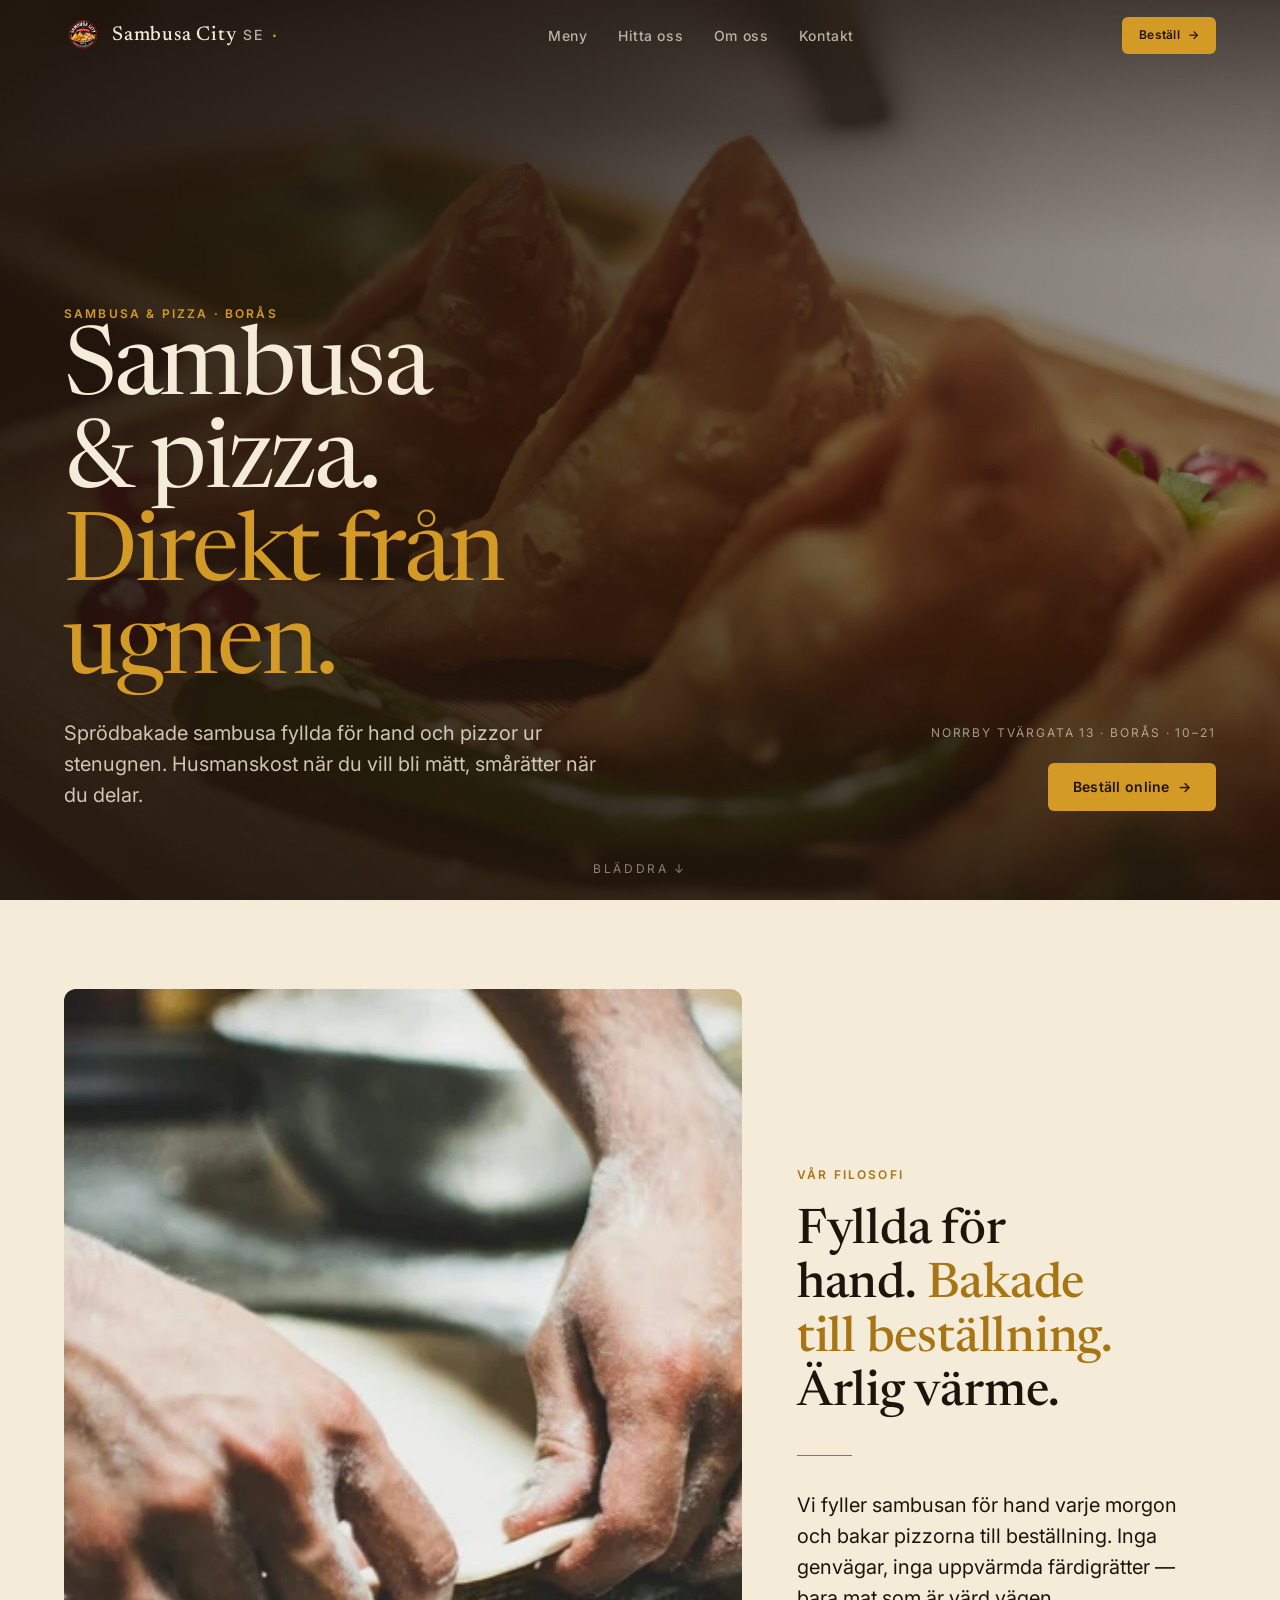
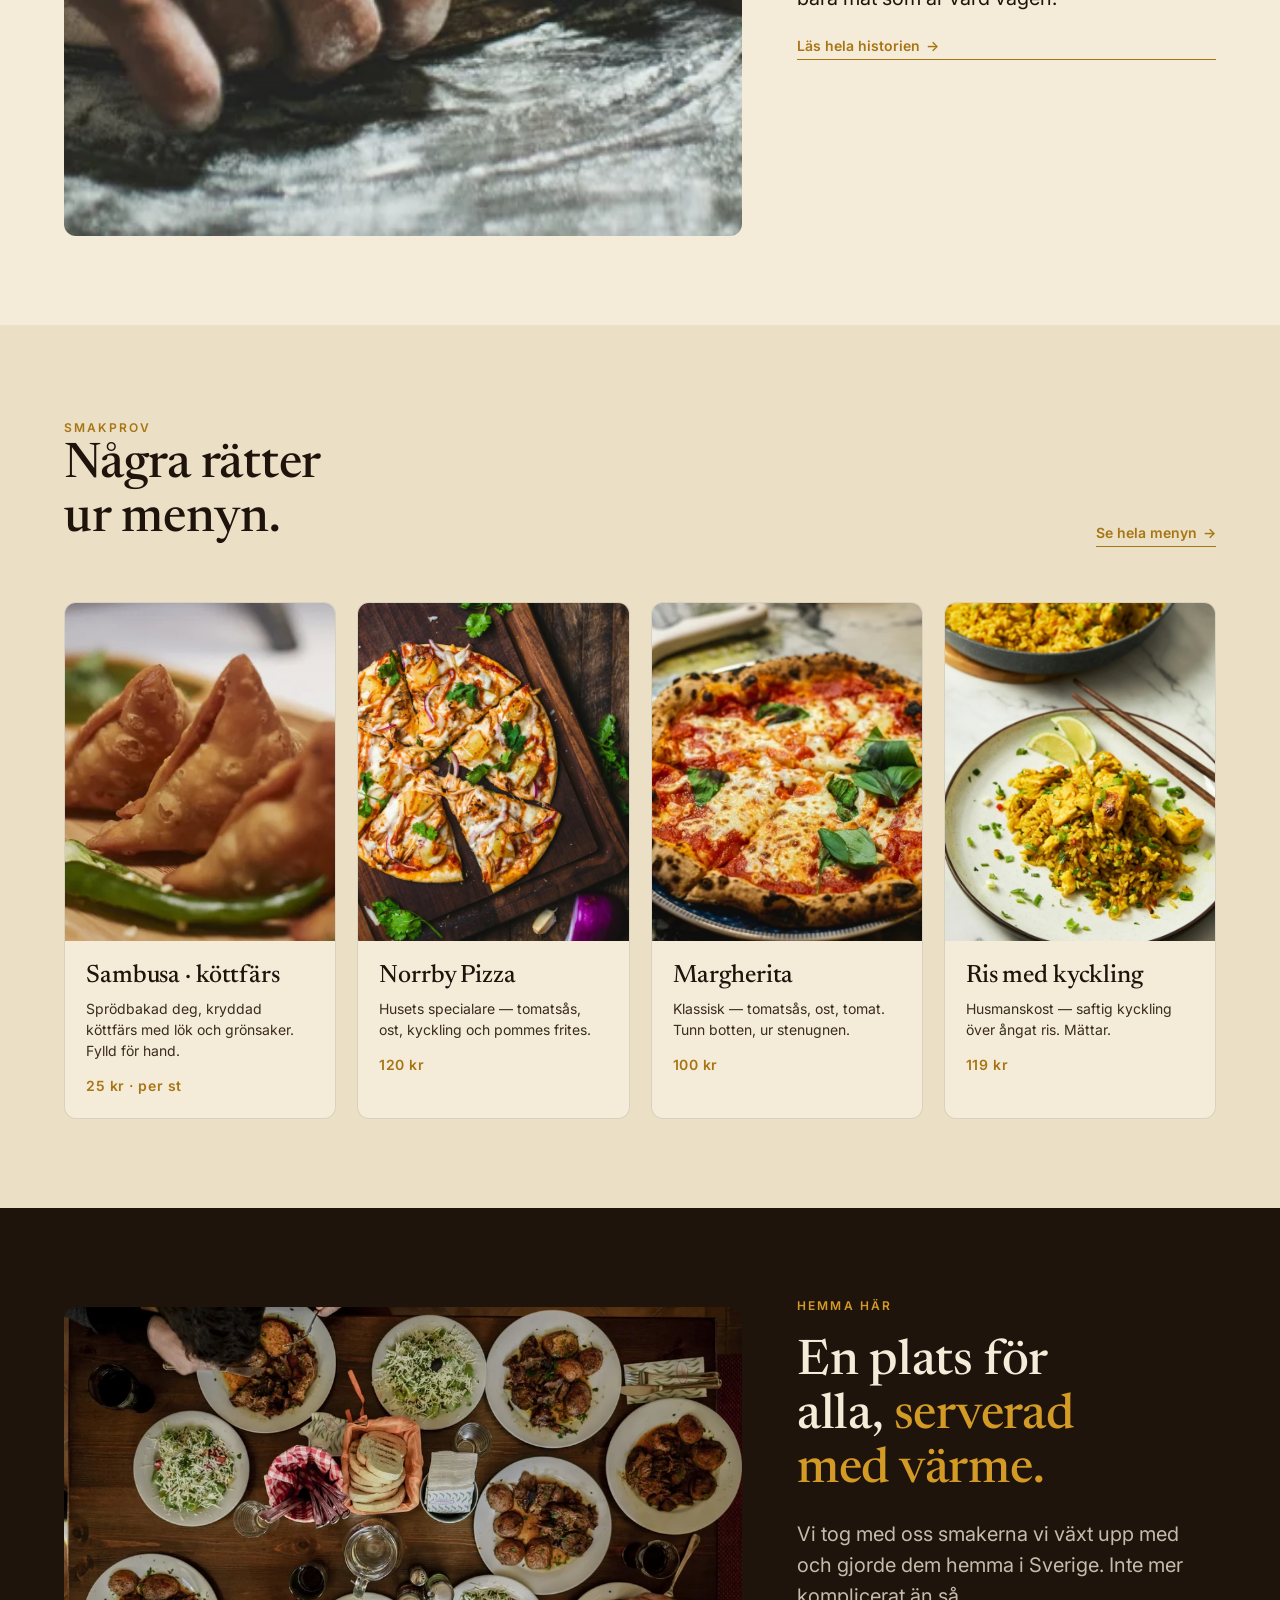
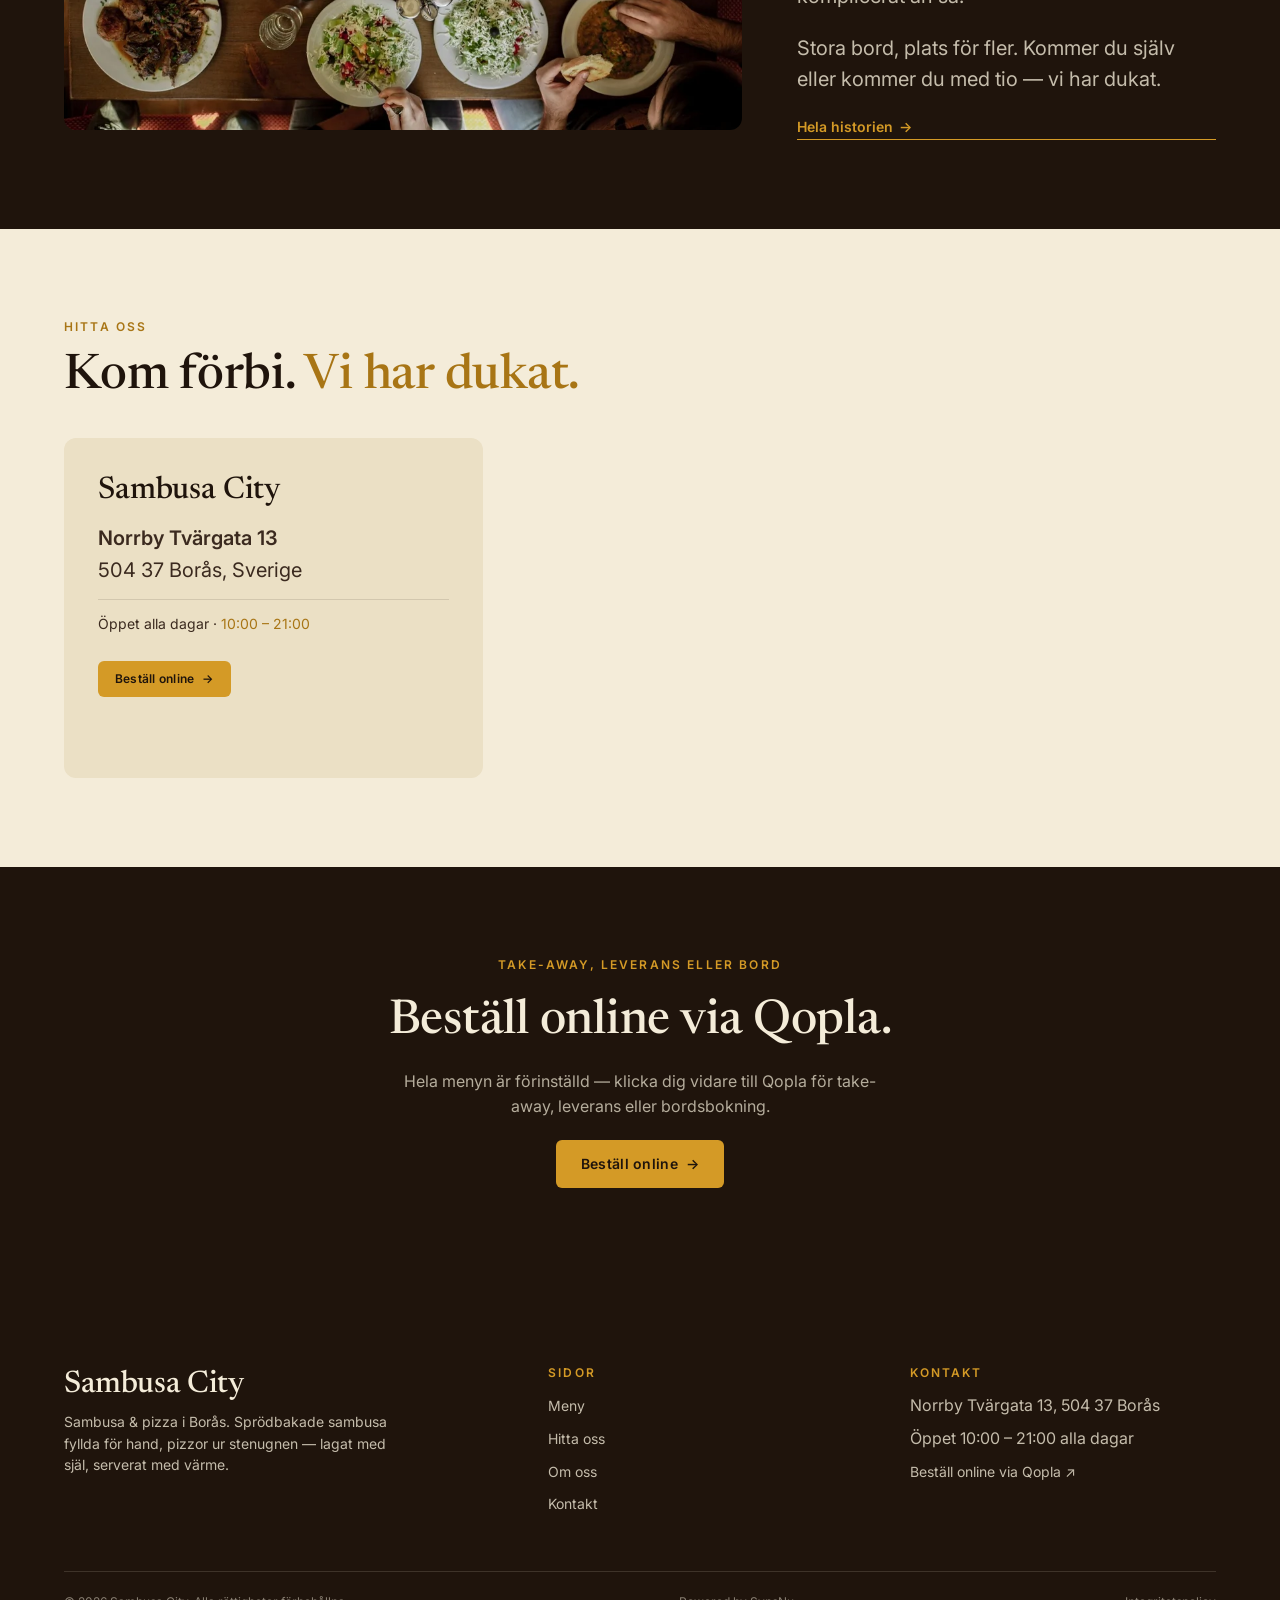
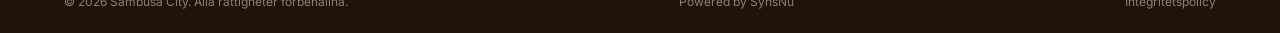
<file: index.html>
<!DOCTYPE html>
<html lang="sv">
<head>
<meta charset="UTF-8">
<meta name="viewport" content="width=device-width, initial-scale=1">

<title>Sambusa City — Sambusa &amp; Pizza i Borås</title>
<meta name="description" content="Sambusa fyllda för hand, pizza ur ugnen, ris med kyckling. Sambusa City på Norrby Tvärgata 13, Borås. Beställ online via Qopla eller kom förbi.">

<link rel="canonical" href="https://sambusacity.se/">
<meta name="theme-color" content="#1F140C">

<!-- Open Graph -->
<meta property="og:title" content="Sambusa City — Sambusa &amp; Pizza i Borås">
<meta property="og:description" content="Sambusa, pizza och husets klassiker — Norrby Tvärgata 13, Borås.">
<meta property="og:type" content="restaurant.restaurant">
<meta property="og:url" content="https://sambusacity.se/">
<meta property="og:image" content="https://sambusacity.se/assets/og-image.jpg">
<meta property="og:image:width" content="1200">
<meta property="og:image:height" content="630">
<meta property="og:locale" content="sv_SE">
<meta property="og:site_name" content="Sambusa City">

<meta name="twitter:card" content="summary_large_image">
<meta name="twitter:title" content="Sambusa City — Sambusa &amp; Pizza i Borås">
<meta name="twitter:description" content="Sambusa, pizza och husets klassiker — Norrby Tvärgata 13, Borås.">
<meta name="twitter:image" content="https://sambusacity.se/assets/og-image.jpg">

<link rel="icon" type="image/svg+xml" href="assets/icons/favicon.svg">

<!-- Fonts -->
<link rel="preconnect" href="https://fonts.googleapis.com">
<link rel="preconnect" href="https://fonts.gstatic.com" crossorigin>
<link rel="stylesheet" href="https://fonts.googleapis.com/css2?family=Newsreader:opsz,wght@6..72,400;6..72,500;6..72,600&family=Inter:wght@400;500;600;700&display=swap">

<!-- Stylesheets -->
<link rel="stylesheet" href="styles/tokens.css?v=1779792948">
<link rel="stylesheet" href="styles/base.css?v=1779792948">
<link rel="stylesheet" href="styles/components.css?v=1779792948">
<link rel="stylesheet" href="styles/pages.css?v=1779792948">

<script type="application/ld+json">
{
  "@context": "https://schema.org",
  "@type": "Restaurant",
  "name": "Sambusa City",
  "alternateName": "Sambusa & Pizza",
  "image": "https://sambusacity.se/assets/og-image.jpg",
  "url": "https://sambusacity.se/",
  "priceRange": "$",
  "servesCuisine": ["Pizza", "Sambusa", "Husmanskost"],
  "address": {
    "@type": "PostalAddress",
    "streetAddress": "Norrby Tvärgata 13",
    "addressLocality": "Borås",
    "postalCode": "50437",
    "addressCountry": "SE"
  },
  "openingHoursSpecification": [
    { "@type": "OpeningHoursSpecification", "dayOfWeek": ["Monday","Tuesday","Wednesday","Thursday","Friday","Saturday","Sunday"], "opens": "10:00", "closes": "21:00" }
  ],
  "potentialAction": {
    "@type": "OrderAction",
    "target": "https://qopla.com/restaurant/sambusa-city/qk0JBJxr9X/order"
  }
}
</script>
</head>

<body class="has-dark-hero">

<a class="skip-link" href="#main">Hoppa till innehåll</a>

<!-- ═════════════════════════════════════════════════════════
     NAV  (shared across pages — see nav fragment in DESIGN.md)
     ═════════════════════════════════════════════════════════ -->
<nav class="nav" id="nav" aria-label="Huvudnavigation">
  <div class="nav__inner">
    <a class="nav__wordmark" href="index.html" aria-label="Sambusa City — startsida">
      <img src="assets/sambusa-mark.webp" alt="" class="nav__logo" width="40" height="40">
      <span class="nav__wordmark-text">Sambusa City <span>SE</span></span>
    </a>
    <ul class="nav__links">
      <li><a href="meny.html">Meny</a></li>
      <li><a href="index.html#hitta-oss">Hitta oss</a></li>
      <li><a href="om-oss.html">Om oss</a></li>
      <li><a href="kontakta-oss.html">Kontakt</a></li>
    </ul>
    <a class="btn btn--primary btn--sm nav__cta" href="https://qopla.com/restaurant/sambusa-city/qk0JBJxr9X/order" target="_blank" rel="noopener">
      Beställ
      <span class="arrow" aria-hidden="true">→</span>
    </a>
    <button class="nav__burger" id="navBurger" aria-label="Öppna meny" aria-expanded="false" aria-controls="mobMenu">
      <span></span><span></span><span></span>
    </button>
  </div>
</nav>

<aside class="mob-menu" id="mobMenu" aria-label="Mobilmeny">
  <div class="mob-menu__top">
    <a class="nav__wordmark" href="index.html" style="color:var(--cream)" aria-label="Sambusa City — startsida"><img src="assets/sambusa-mark.webp" alt="" class="nav__logo" width="40" height="40"><span class="nav__wordmark-text">Sambusa City <span>SE</span></span></a>
    <button class="mob-menu__close" data-mob-close aria-label="Stäng meny">×</button>
  </div>
  <nav class="mob-menu__nav">
    <a href="meny.html">Meny</a>
    <a href="index.html#hitta-oss">Hitta oss</a>
    <a href="om-oss.html">Om oss</a>
    <a href="kontakta-oss.html">Kontakt</a>
  </nav>
  <a class="btn btn--primary mob-menu__cta" href="https://qopla.com/restaurant/sambusa-city/qk0JBJxr9X/order" target="_blank" rel="noopener">
    Beställ online
    <span class="arrow" aria-hidden="true">→</span>
  </a>
</aside>

<main id="main">

  <!-- ═════════════════════════════════════════════════════════
       1 · HERO — dark · single focal point · sambusa close-up
       Rule of thirds: hero photo carries the right two-thirds;
       headline + CTA occupy the left-third on desktop.
       ═════════════════════════════════════════════════════════ -->
  <section class="hero">
    <div class="hero__media">
      <picture>
        <source type="image/webp" srcset="
          assets/photos/hero-sambusa-dark-sm.webp  640w,
          assets/photos/hero-sambusa-dark-md.webp 1024w,
          assets/photos/hero-sambusa-dark-lg.webp 1600w" sizes="100vw">
        <img src="assets/photos/hero-sambusa-dark.jpg"
             alt="Sambusa på fat med grön chili och granatäpple (bildplatshållare)"
             loading="eager" fetchpriority="high">
      </picture>
    </div>

    <div class="hero__inner">
      <div class="reveal">
        <span class="eyebrow">Sambusa &amp; Pizza · Borås</span>
        <h1 class="hero__title">
          Sambusa &amp; pizza.
          <em>Direkt från ugnen.</em>
        </h1>
        <p class="hero__sub">Sprödbakade sambusa fyllda för hand och pizzor ur stenugnen. Husmanskost när du vill bli mätt, smårätter när du delar.</p>
      </div>
      <div class="hero__right reveal reveal--delay-2">
        <span class="hero__meta">Norrby Tvärgata 13 · Borås · 10–21</span>
        <div class="cta-group">
          <a class="btn btn--primary" href="https://qopla.com/restaurant/sambusa-city/qk0JBJxr9X/order" target="_blank" rel="noopener">
            Beställ online
            <span class="arrow" aria-hidden="true">→</span>
          </a>
        </div>
      </div>
    </div>

    <span class="hero__scroll">Bläddra ↓</span>
  </section>


  <!-- ═════════════════════════════════════════════════════════
       2 · BRAND INTRO — cream · split (1 image : 1.618 copy)
       Single focal point: the value-line.  Photo supports.
       ═════════════════════════════════════════════════════════ -->
  <section class="section surface--cream">
    <div class="wrap">
      <div class="intro__grid">
        <div class="intro__photo reveal">
          <picture>
            <source type="image/webp" srcset="
              assets/photos/dough-hands-sm.webp  640w,
              assets/photos/dough-hands-md.webp 1024w,
              assets/photos/dough-hands-lg.webp 1600w" sizes="(min-width: 768px) 38vw, 90vw">
            <img src="assets/photos/dough-hands.jpg"
                 alt="Händer kavlar deg på mjölbeströdd bänk"
                 loading="lazy" width="1600" height="1067">
          </picture>
        </div>
        <div class="intro__copy reveal reveal--delay-1">
          <span class="eyebrow">Vår filosofi</span>
          <h2>Fyllda för hand.<em> Bakade till beställning. </em>Ärlig värme.</h2>
          <div class="intro__rule" aria-hidden="true"></div>
          <p>Vi fyller sambusan för hand varje morgon och bakar pizzorna till beställning. Inga genvägar, inga uppvärmda färdigrätter — bara mat som är värd vägen.</p>
          <a class="text-link" href="om-oss.html">Läs hela historien <span aria-hidden="true">→</span></a>
        </div>
      </div>
    </div>
  </section>


  <!-- ═════════════════════════════════════════════════════════
       3 · MENU PREVIEW — cream-2 striped surface · 4 cards
       Repetition with variation: same card, different content.
       ═════════════════════════════════════════════════════════ -->
  <section class="section surface--cream-2">
    <div class="wrap">
      <div class="menu-preview__head">
        <div>
          <span class="eyebrow">Smakprov</span>
          <h2 class="reveal">Några rätter ur menyn.</h2>
        </div>
        <a class="text-link reveal" href="meny.html">Se hela menyn <span aria-hidden="true">→</span></a>
      </div>

      <div class="menu-preview__grid">
        <article class="card reveal">
          <div class="card__media">
            <picture>
              <source type="image/webp" srcset="
                assets/photos/sambusa-stack-sm.webp  640w,
                assets/photos/sambusa-stack-md.webp 1024w" sizes="(min-width: 1024px) 22vw, 45vw">
              <img src="assets/photos/sambusa-stack.jpg" alt="Sambusa fylld för hand" loading="lazy">
            </picture>
          </div>
          <div class="card__body">
            <h3 class="card__title">Sambusa · köttfärs</h3>
            <p class="card__desc">Sprödbakad deg, kryddad köttfärs med lök och grönsaker. Fylld för hand.</p>
            <span class="card__price">25 kr · <em>per st</em></span>
          </div>
        </article>

        <article class="card reveal reveal--delay-1">
          <div class="card__media">
            <picture>
              <source type="image/webp" srcset="
                assets/photos/norrby-pizza-sm.webp  640w,
                assets/photos/norrby-pizza-md.webp 1024w" sizes="(min-width: 1024px) 22vw, 45vw">
              <img src="assets/photos/norrby-pizza.jpg" alt="Norrby Pizza — kyckling och pommes" loading="lazy">
            </picture>
          </div>
          <div class="card__body">
            <h3 class="card__title">Norrby Pizza</h3>
            <p class="card__desc">Husets specialare — tomatsås, ost, kyckling och pommes frites.</p>
            <span class="card__price">120 kr</span>
          </div>
        </article>

        <article class="card reveal reveal--delay-2">
          <div class="card__media">
            <picture>
              <source type="image/webp" srcset="
                assets/photos/margherita-sm.webp  640w,
                assets/photos/margherita-md.webp 1024w" sizes="(min-width: 1024px) 22vw, 45vw">
              <img src="assets/photos/margherita.jpg" alt="Pizza Margherita" loading="lazy">
            </picture>
          </div>
          <div class="card__body">
            <h3 class="card__title">Margherita</h3>
            <p class="card__desc">Klassisk — tomatsås, ost, tomat. Tunn botten, ur stenugnen.</p>
            <span class="card__price">100 kr</span>
          </div>
        </article>

        <article class="card reveal reveal--delay-3">
          <div class="card__media">
            <picture>
              <source type="image/webp" srcset="
                assets/photos/ris-kyckling-sm.webp  640w,
                assets/photos/ris-kyckling-md.webp 1024w" sizes="(min-width: 1024px) 22vw, 45vw">
              <img src="assets/photos/ris-kyckling.jpg" alt="Ris med kyckling" loading="lazy">
            </picture>
          </div>
          <div class="card__body">
            <h3 class="card__title">Ris med kyckling</h3>
            <p class="card__desc">Husmanskost — saftig kyckling över ångat ris. Mättar.</p>
            <span class="card__price">119 kr</span>
          </div>
        </article>
      </div>
    </div>
  </section>


  <!-- ═════════════════════════════════════════════════════════
       4 · STORY SNIPPET — coffee · split · breathing
       Density break: dark, generous whitespace, two paragraphs.
       ═════════════════════════════════════════════════════════ -->
  <section class="section surface--coffee">
    <div class="wrap">
      <div class="story__grid">
        <div class="story__photo reveal">
          <picture>
            <source type="image/webp" srcset="
              assets/photos/shared-table-sm.webp  640w,
              assets/photos/shared-table-md.webp 1024w,
              assets/photos/shared-table-lg.webp 1600w" sizes="(min-width: 768px) 60vw, 100vw">
            <img src="assets/photos/shared-table.jpg" alt="Fågelperspektiv: gemensamt bord fyllt av rätter och händer som delar maten" loading="lazy">
          </picture>
        </div>
        <div class="story__copy reveal reveal--delay-1">
          <span class="eyebrow">Hemma här</span>
          <h2>En plats för alla,<em> serverad med värme.</em></h2>
          <p>Vi tog med oss smakerna vi växt upp med och gjorde dem hemma i Sverige. Inte mer komplicerat än så.</p>
          <p>Stora bord, plats för fler. Kommer du själv eller kommer du med tio — vi har dukat.</p>
          <a class="text-link" href="om-oss.html">Hela historien <span aria-hidden="true">→</span></a>
        </div>
      </div>
    </div>
  </section>


  <!-- ═════════════════════════════════════════════════════════
       5 · LOCATION TEASER — cream · address card + map preview
       Static map placeholder; replaced with iframe when address
       is confirmed.
       ═════════════════════════════════════════════════════════ -->
  <section class="section surface--cream" id="hitta-oss">
    <div class="wrap">
      <div class="section-head">
        <span class="eyebrow">Hitta oss</span>
        <h2 class="reveal">Kom förbi.<em> Vi har dukat.</em></h2>
      </div>

      <div class="locate__grid">
        <div class="locate__card reveal">
          <h3>Sambusa City</h3>
          <address>
            <a href="https://www.google.com/maps/search/?api=1&amp;query=Sambusa+City+Norrby+Tv%C3%A4rgata+13+Bor%C3%A5s" target="_blank" rel="noopener">
              <strong>Norrby Tvärgata 13</strong><br>
              504 37 Borås, Sverige
            </a>
          </address>
          <p class="hours">
            Öppet alla dagar · <em>10:00 – 21:00</em>
          </p>
          <div class="actions">
            <a class="btn btn--primary btn--sm" href="https://qopla.com/restaurant/sambusa-city/qk0JBJxr9X/order" target="_blank" rel="noopener">
              Beställ online
              <span class="arrow" aria-hidden="true">→</span>
            </a>
          </div>
        </div>

        <div class="locate__map reveal reveal--delay-1" aria-label="Karta — Sambusa City, Borås">
          <iframe
            src="https://www.google.com/maps?q=Norrby+Tv%C3%A4rgata+13,+504+37+Bor%C3%A5s&z=15&output=embed"
            title="Karta — Sambusa City, Norrby Tvärgata 13, Borås"
            loading="lazy"
            referrerpolicy="no-referrer-when-downgrade"></iframe>
        </div>
      </div>
    </div>
  </section>


  <!-- ═════════════════════════════════════════════════════════
       6 · FINAL CTA — coffee · centred · phone (big) + Qopla link
       ═════════════════════════════════════════════════════════ -->
  <section class="section surface--coffee final">
    <div class="wrap">
      <div class="final__inner reveal">
        <span class="eyebrow">Take-away, leverans eller bord</span>
        <h2 style="color:var(--cream);font-family:var(--font-display);font-size:clamp(2rem, 5vw, 3rem);max-width:18ch;">Beställ online via Qopla.</h2>
        <p style="color:rgba(244,236,217,0.7);max-width:48ch;">
          Hela menyn är förinställd — klicka dig vidare till Qopla för take-away, leverans eller bordsbokning.
        </p>
        <a class="btn btn--primary" href="https://qopla.com/restaurant/sambusa-city/qk0JBJxr9X/order" target="_blank" rel="noopener">
          Beställ online
          <span class="arrow" aria-hidden="true">→</span>
        </a>
      </div>
    </div>
  </section>

</main>


<!-- ═════════════════════════════════════════════════════════
     FOOTER  (shared)
     ═════════════════════════════════════════════════════════ -->
<footer class="footer">
  <div class="wrap">
    <div class="footer__grid">
      <div class="footer__brand">
        <h3>Sambusa City</h3>
        <p>Sambusa &amp; pizza i Borås. Sprödbakade sambusa fyllda för hand, pizzor ur stenugnen — lagat med själ, serverat med värme.</p>
      </div>
      <div class="footer__col">
        <h4>Sidor</h4>
        <ul>
          <li><a href="meny.html">Meny</a></li>
          <li><a href="index.html#hitta-oss">Hitta oss</a></li>
          <li><a href="om-oss.html">Om oss</a></li>
          <li><a href="kontakta-oss.html">Kontakt</a></li>
        </ul>
      </div>
      <div class="footer__col">
        <h4>Kontakt</h4>
        <ul>
          <li>Norrby Tvärgata 13, 504 37 Borås</li>
          <li>Öppet 10:00 – 21:00 alla dagar</li>
          <li><a href="https://qopla.com/restaurant/sambusa-city/qk0JBJxr9X/order" target="_blank" rel="noopener">Beställ online via Qopla ↗</a></li>
        </ul>
      </div>
    </div>
    <div class="footer__bottom">
      <span>© <span id="year"></span> Sambusa City. Alla rättigheter förbehållna.</span>
      <span>Powered by <a href="https://www.synsnumedia.se/" target="_blank" rel="noopener">SynsNu</a></span>
      <a href="integritetspolicy.html">Integritetspolicy</a>
    </div>
  </div>
</footer>

<script src="scripts/main.js?v=1779792948" defer></script>
</body>
</html>
</file>
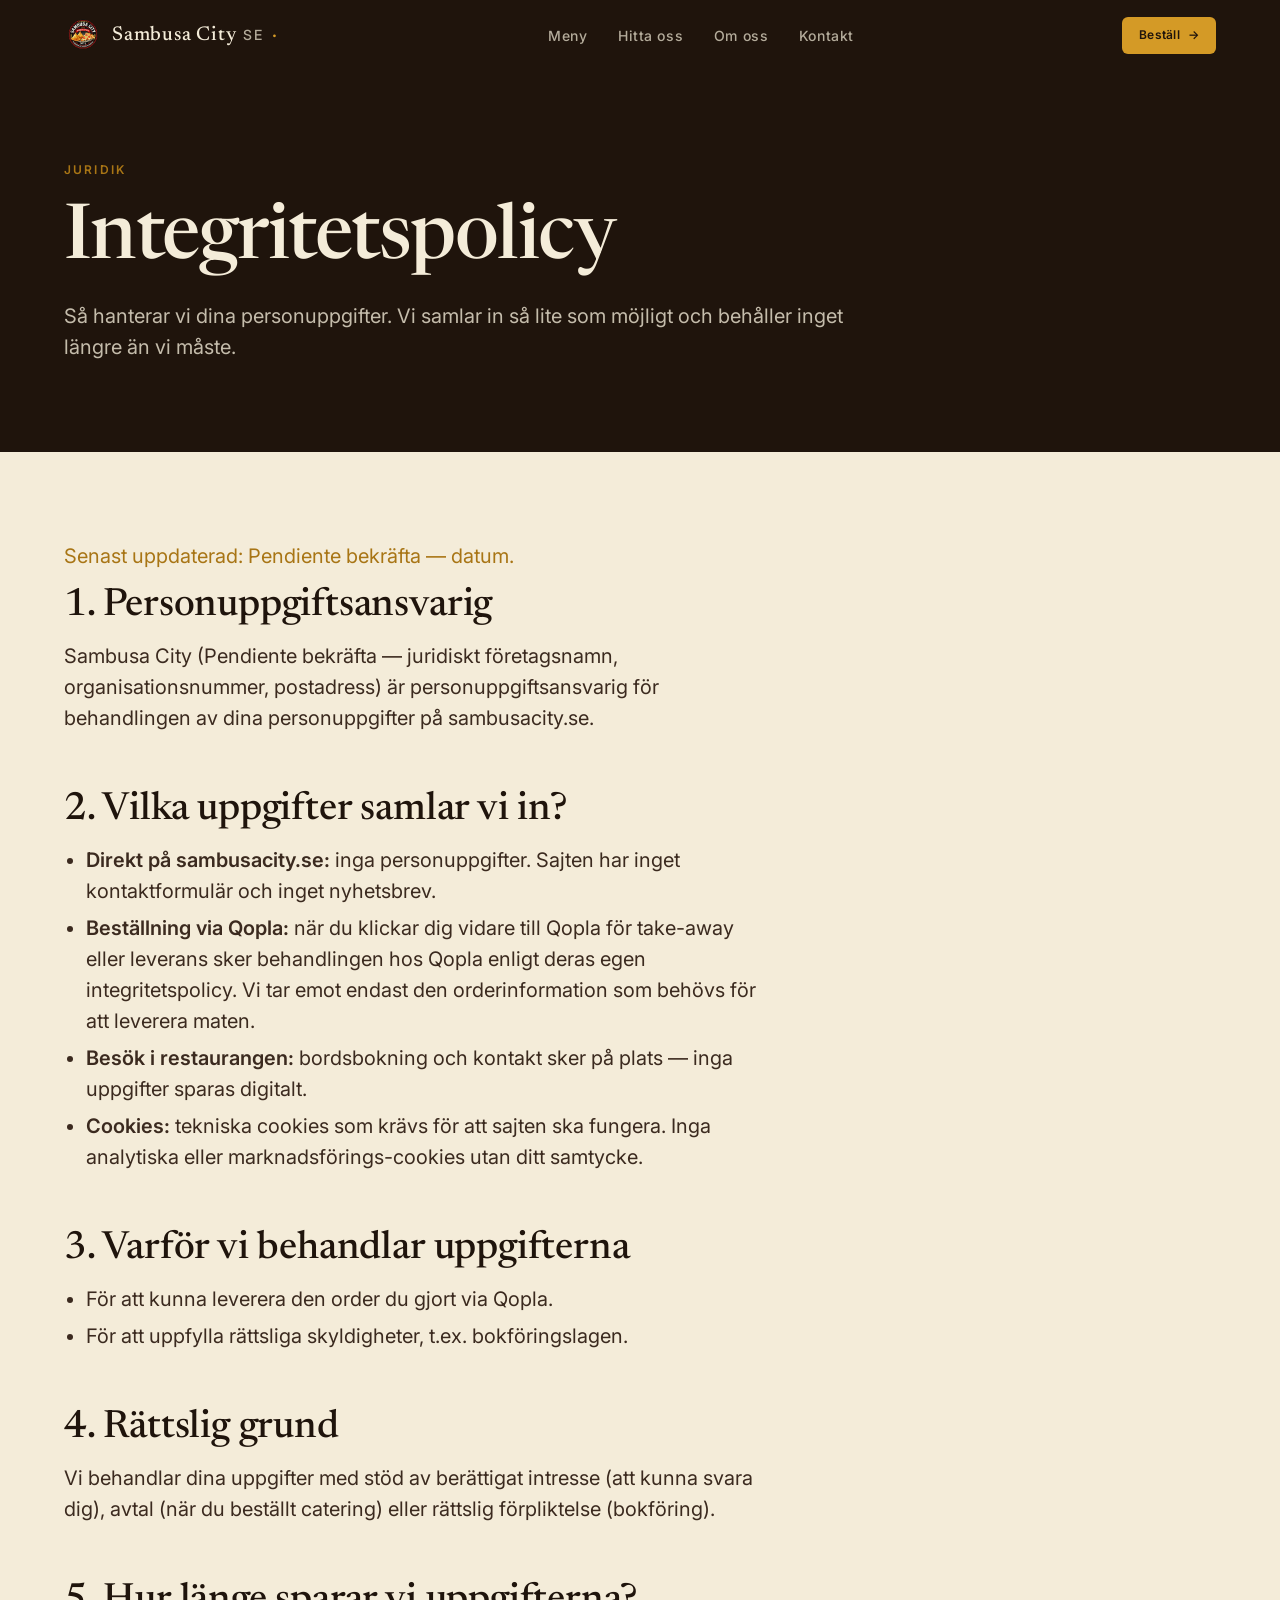
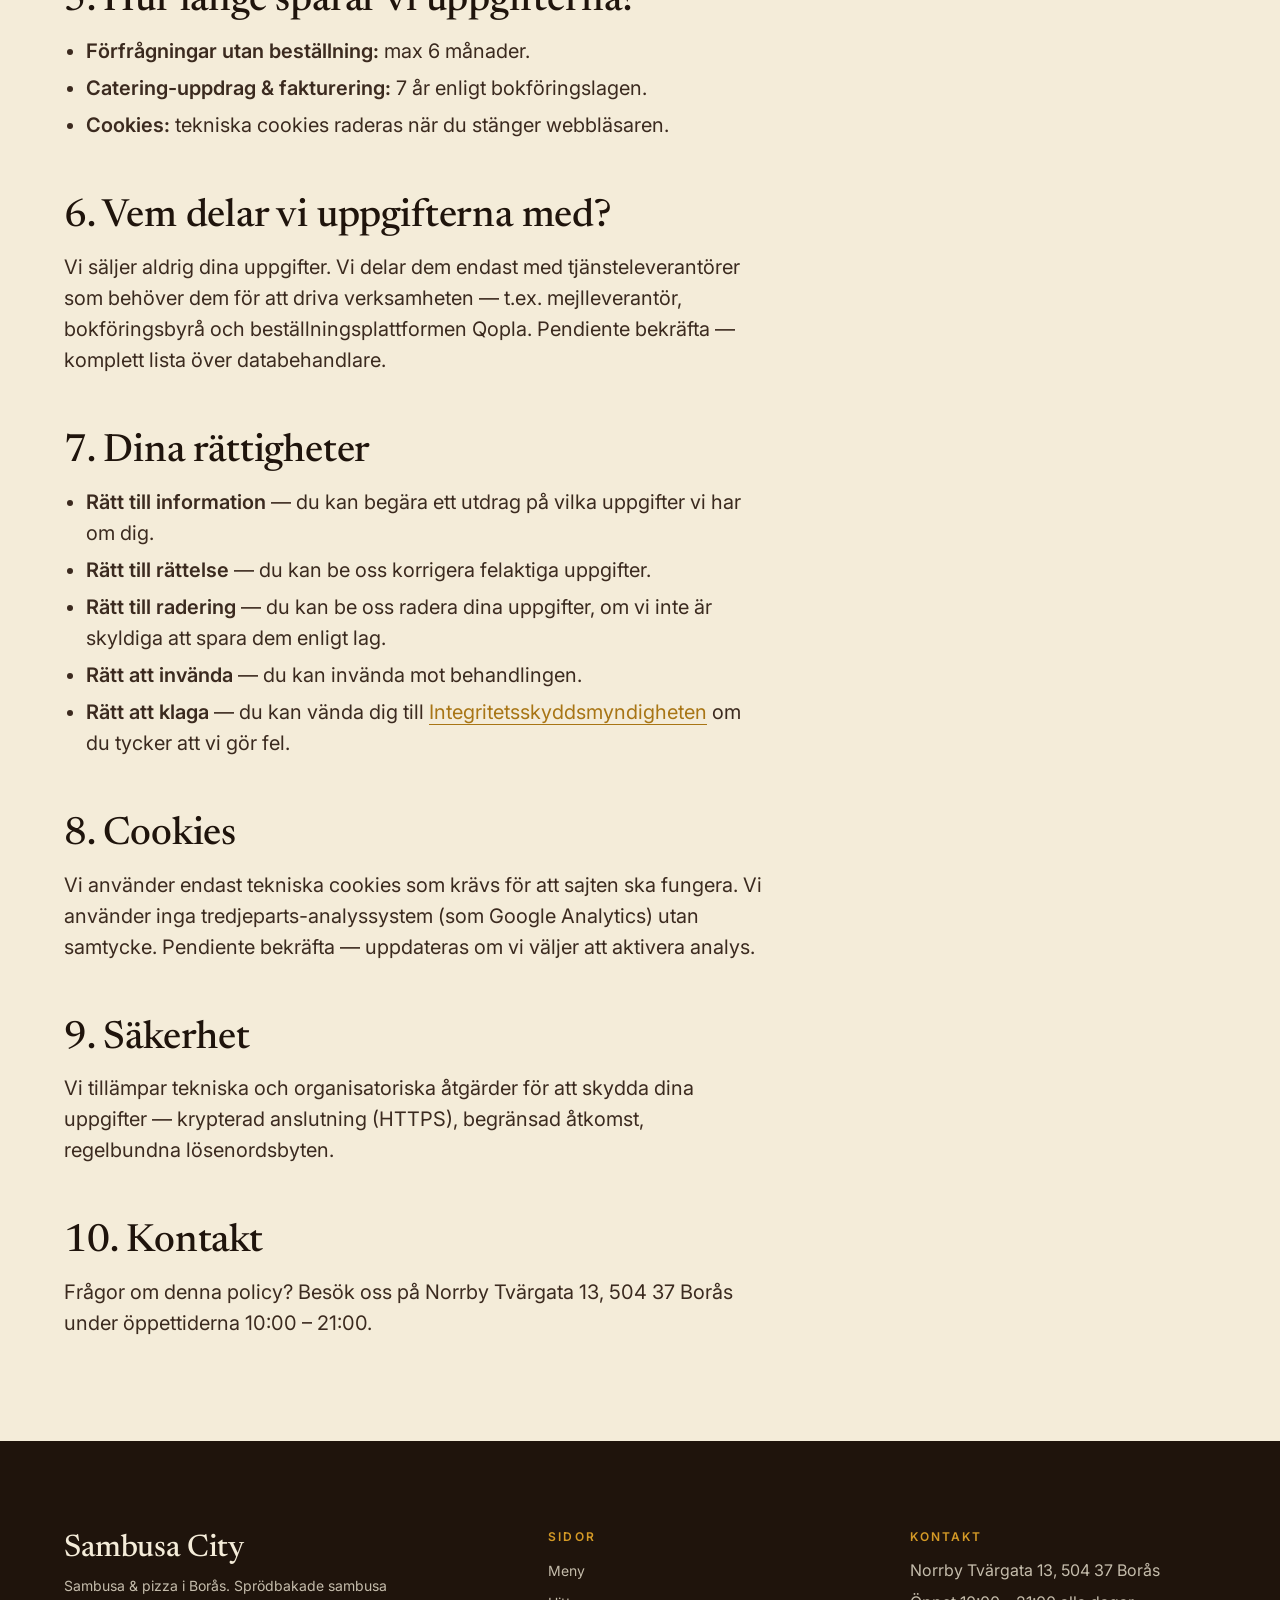
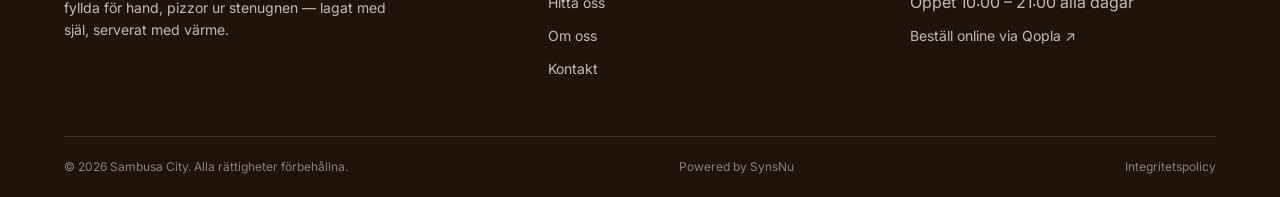
<file: integritetspolicy.html>
<!DOCTYPE html>
<html lang="sv">
<head>
<meta charset="UTF-8">
<meta name="viewport" content="width=device-width, initial-scale=1">

<title>Integritetspolicy — Sambusa City</title>
<meta name="description" content="Sambusa City — så hanterar vi dina personuppgifter enligt GDPR. Cookies, formulärdata, dina rättigheter.">
<meta name="robots" content="noindex,follow">

<link rel="canonical" href="https://sambusacity.se/integritetspolicy.html">
<meta name="theme-color" content="#1F140C">
<meta property="og:title" content="Integritetspolicy — Sambusa City">
<meta property="og:description" content="Så hanterar vi dina personuppgifter enligt GDPR.">
<meta property="og:type" content="website">
<meta property="og:url" content="https://sambusacity.se/integritetspolicy.html">
<meta property="og:image" content="https://sambusacity.se/assets/og-image.jpg">
<meta property="og:locale" content="sv_SE">
<meta property="og:site_name" content="Sambusa City">
<link rel="icon" type="image/svg+xml" href="assets/icons/favicon.svg">

<link rel="preconnect" href="https://fonts.googleapis.com">
<link rel="preconnect" href="https://fonts.gstatic.com" crossorigin>
<link rel="stylesheet" href="https://fonts.googleapis.com/css2?family=Newsreader:opsz,wght@6..72,400;6..72,500;6..72,600&family=Inter:wght@400;500;600;700&display=swap">

<link rel="stylesheet" href="styles/tokens.css?v=1779792948">
<link rel="stylesheet" href="styles/base.css?v=1779792948">
<link rel="stylesheet" href="styles/components.css?v=1779792948">
<link rel="stylesheet" href="styles/pages.css?v=1779792948">

<style>
  .legal { max-width: 70ch; }
  .legal h2 {
    font-family: var(--font-display);
    font-size: var(--fs-2xl);
    font-variation-settings: 'opsz' 36;
    margin-top: var(--space-5);
    margin-bottom: var(--space-2);
  }
  .legal h2:first-of-type { margin-top: 0; }
  .legal p { margin-bottom: var(--space-2); color: var(--coffee-soft); font-size: var(--fs-md); }
  .legal ul { list-style: disc; padding-left: 1.4em; margin-bottom: var(--space-2); }
  .legal li { color: var(--coffee-soft); font-size: var(--fs-md); margin-bottom: 6px; }
  .legal a { color: var(--saffron-deep); border-bottom: 1px solid currentColor; }
  .legal a:hover { color: var(--clay); }
</style>
</head>

<body class="has-dark-hero">

<a class="skip-link" href="#main">Hoppa till innehåll</a>

<nav class="nav" id="nav" aria-label="Huvudnavigation">
  <div class="nav__inner">
    <a class="nav__wordmark" href="index.html" aria-label="Sambusa City — startsida">
      <img src="assets/sambusa-mark.webp" alt="" class="nav__logo" width="40" height="40">
      <span class="nav__wordmark-text">Sambusa City <span>SE</span></span>
    </a>
    <ul class="nav__links">
      <li><a href="meny.html">Meny</a></li>
      <li><a href="index.html#hitta-oss">Hitta oss</a></li>
      <li><a href="om-oss.html">Om oss</a></li>
      <li><a href="kontakta-oss.html">Kontakt</a></li>
    </ul>
    <a class="btn btn--primary btn--sm nav__cta" href="https://qopla.com/restaurant/sambusa-city/qk0JBJxr9X/order" target="_blank" rel="noopener">
      Beställ <span class="arrow" aria-hidden="true">→</span>
    </a>
    <button class="nav__burger" id="navBurger" aria-label="Öppna meny" aria-expanded="false" aria-controls="mobMenu">
      <span></span><span></span><span></span>
    </button>
  </div>
</nav>

<aside class="mob-menu" id="mobMenu" aria-label="Mobilmeny">
  <div class="mob-menu__top">
    <a class="nav__wordmark" href="index.html" style="color:var(--cream)" aria-label="Sambusa City — startsida"><img src="assets/sambusa-mark.webp" alt="" class="nav__logo" width="40" height="40"><span class="nav__wordmark-text">Sambusa City <span>SE</span></span></a>
    <button class="mob-menu__close" data-mob-close aria-label="Stäng meny">×</button>
  </div>
  <nav class="mob-menu__nav">
    <a href="meny.html">Meny</a>
    <a href="index.html#hitta-oss">Hitta oss</a>
    <a href="om-oss.html">Om oss</a>
    <a href="kontakta-oss.html">Kontakt</a>
  </nav>
  <a class="btn btn--primary mob-menu__cta" href="https://qopla.com/restaurant/sambusa-city/qk0JBJxr9X/order" target="_blank" rel="noopener">
    Beställ online <span class="arrow" aria-hidden="true">→</span>
  </a>
</aside>

<main id="main">

  <section class="subhero">
    <div class="subhero__inner reveal">
      <span class="eyebrow">Juridik</span>
      <h1>Integritetspolicy</h1>
      <p>Så hanterar vi dina personuppgifter. Vi samlar in så lite som möjligt och behåller inget längre än vi måste.</p>
    </div>
  </section>

  <section class="section surface--cream">
    <div class="wrap">
      <article class="legal reveal">

        <p><em>Senast uppdaterad: Pendiente bekräfta — datum.</em></p>

        <h2>1. Personuppgiftsansvarig</h2>
        <p>
          Sambusa City (Pendiente bekräfta — juridiskt företagsnamn,
          organisationsnummer, postadress) är personuppgiftsansvarig för
          behandlingen av dina personuppgifter på sambusacity.se.
        </p>

        <h2>2. Vilka uppgifter samlar vi in?</h2>
        <ul>
          <li><strong>Direkt på sambusacity.se:</strong> inga personuppgifter. Sajten har inget kontaktformulär och inget nyhetsbrev.</li>
          <li><strong>Beställning via Qopla:</strong> när du klickar dig vidare till Qopla för take-away eller leverans sker behandlingen hos Qopla enligt deras egen integritetspolicy. Vi tar emot endast den orderinformation som behövs för att leverera maten.</li>
          <li><strong>Besök i restaurangen:</strong> bordsbokning och kontakt sker på plats — inga uppgifter sparas digitalt.</li>
          <li><strong>Cookies:</strong> tekniska cookies som krävs för att sajten ska fungera. Inga analytiska eller marknadsförings-cookies utan ditt samtycke.</li>
        </ul>

        <h2>3. Varför vi behandlar uppgifterna</h2>
        <ul>
          <li>För att kunna leverera den order du gjort via Qopla.</li>
          <li>För att uppfylla rättsliga skyldigheter, t.ex. bokföringslagen.</li>
        </ul>

        <h2>4. Rättslig grund</h2>
        <p>
          Vi behandlar dina uppgifter med stöd av berättigat intresse
          (att kunna svara dig), avtal (när du beställt catering) eller
          rättslig förpliktelse (bokföring).
        </p>

        <h2>5. Hur länge sparar vi uppgifterna?</h2>
        <ul>
          <li><strong>Förfrågningar utan beställning:</strong> max 6 månader.</li>
          <li><strong>Catering-uppdrag &amp; fakturering:</strong> 7 år enligt bokföringslagen.</li>
          <li><strong>Cookies:</strong> tekniska cookies raderas när du stänger webbläsaren.</li>
        </ul>

        <h2>6. Vem delar vi uppgifterna med?</h2>
        <p>
          Vi säljer aldrig dina uppgifter. Vi delar dem endast med
          tjänsteleverantörer som behöver dem för att driva verksamheten —
          t.ex. mejlleverantör, bokföringsbyrå och beställningsplattformen
          Qopla. Pendiente bekräfta — komplett lista över databehandlare.
        </p>

        <h2>7. Dina rättigheter</h2>
        <ul>
          <li><strong>Rätt till information</strong> — du kan begära ett utdrag på vilka uppgifter vi har om dig.</li>
          <li><strong>Rätt till rättelse</strong> — du kan be oss korrigera felaktiga uppgifter.</li>
          <li><strong>Rätt till radering</strong> — du kan be oss radera dina uppgifter, om vi inte är skyldiga att spara dem enligt lag.</li>
          <li><strong>Rätt att invända</strong> — du kan invända mot behandlingen.</li>
          <li><strong>Rätt att klaga</strong> — du kan vända dig till <a href="https://www.imy.se/" target="_blank" rel="noopener">Integritetsskyddsmyndigheten</a> om du tycker att vi gör fel.</li>
        </ul>

        <h2>8. Cookies</h2>
        <p>
          Vi använder endast tekniska cookies som krävs för att sajten ska
          fungera. Vi använder inga tredjeparts-analyssystem (som Google
          Analytics) utan samtycke. Pendiente bekräfta — uppdateras om vi
          väljer att aktivera analys.
        </p>

        <h2>9. Säkerhet</h2>
        <p>
          Vi tillämpar tekniska och organisatoriska åtgärder för att skydda
          dina uppgifter — krypterad anslutning (HTTPS), begränsad åtkomst,
          regelbundna lösenordsbyten.
        </p>

        <h2>10. Kontakt</h2>
        <p>
          Frågor om denna policy? Besök oss på Norrby Tvärgata 13, 504 37 Borås under öppettiderna 10:00 – 21:00.
        </p>

      </article>
    </div>
  </section>

</main>

<footer class="footer">
  <div class="wrap">
    <div class="footer__grid">
      <div class="footer__brand">
        <h3>Sambusa City</h3>
        <p>Sambusa &amp; pizza i Borås. Sprödbakade sambusa fyllda för hand, pizzor ur stenugnen — lagat med själ, serverat med värme.</p>
      </div>
      <div class="footer__col">
        <h4>Sidor</h4>
        <ul>
          <li><a href="meny.html">Meny</a></li>
          <li><a href="index.html#hitta-oss">Hitta oss</a></li>
          <li><a href="om-oss.html">Om oss</a></li>
          <li><a href="kontakta-oss.html">Kontakt</a></li>
        </ul>
      </div>
      <div class="footer__col">
        <h4>Kontakt</h4>
        <ul>
          <li>Norrby Tvärgata 13, 504 37 Borås</li>
          <li>Öppet 10:00 – 21:00 alla dagar</li>
          <li><a href="https://qopla.com/restaurant/sambusa-city/qk0JBJxr9X/order" target="_blank" rel="noopener">Beställ online via Qopla ↗</a></li>
        </ul>
      </div>
    </div>
    <div class="footer__bottom">
      <span>© <span id="year"></span> Sambusa City. Alla rättigheter förbehållna.</span>
      <span>Powered by <a href="https://www.synsnumedia.se/" target="_blank" rel="noopener">SynsNu</a></span>
      <a href="integritetspolicy.html">Integritetspolicy</a>
    </div>
  </div>
</footer>

<script src="scripts/main.js?v=1779792948" defer></script>
</body>
</html>
</file>
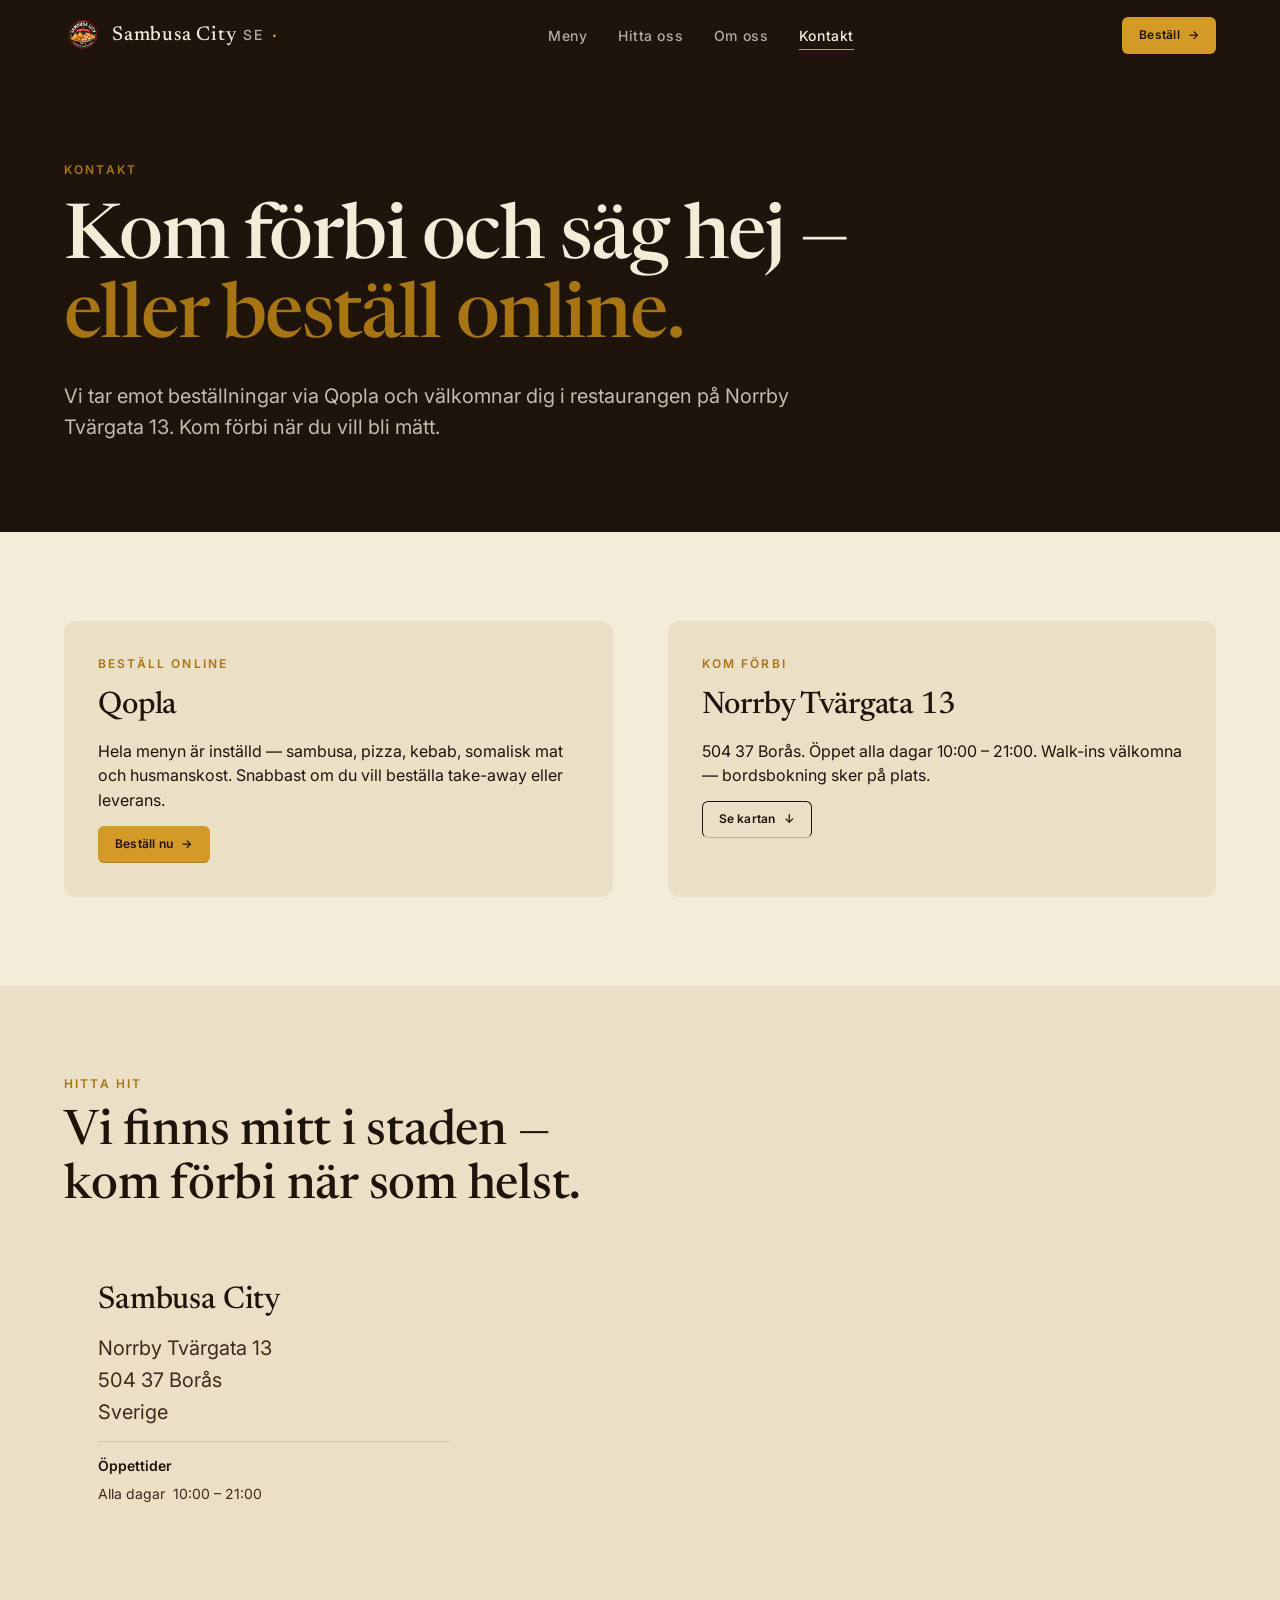
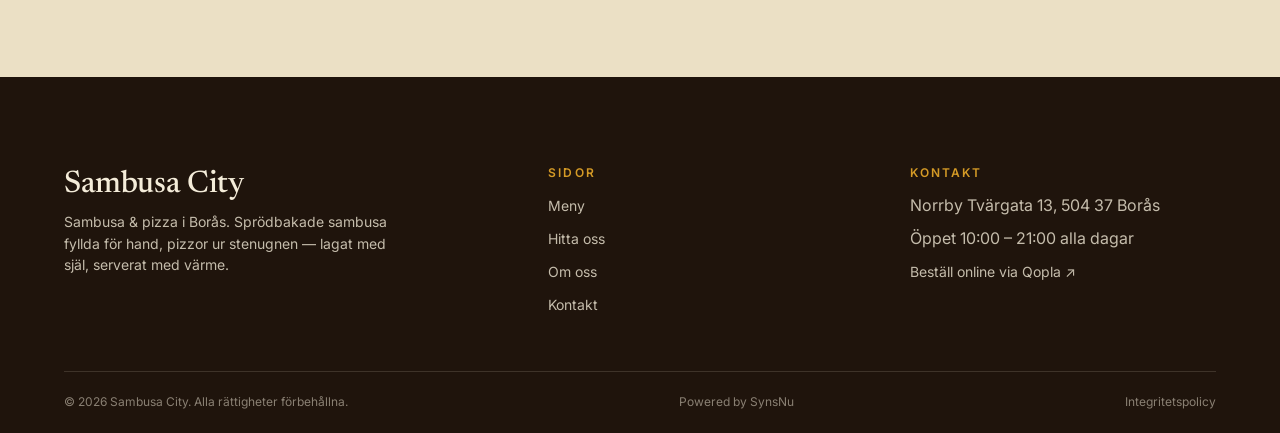
<file: kontakta-oss.html>
<!DOCTYPE html>
<html lang="sv">
<head>
<meta charset="UTF-8">
<meta name="viewport" content="width=device-width, initial-scale=1">

<title>Kontakt — Sambusa City</title>
<meta name="description" content="Ring, mejla eller skicka ett meddelande. Sambusa City svarar inom 24 timmar — bordsbokning, frågor, samarbeten och catering.">

<link rel="canonical" href="https://sambusacity.se/kontakta-oss.html">
<meta name="theme-color" content="#1F140C">
<meta property="og:title" content="Kontakt — Sambusa City">
<meta property="og:description" content="Ring, mejla eller skicka ett meddelande. Vi svarar inom 24 timmar.">
<meta property="og:type" content="website">
<meta property="og:url" content="https://sambusacity.se/kontakta-oss.html">
<meta property="og:image" content="https://sambusacity.se/assets/og-image.jpg">
<meta property="og:image:width" content="1200">
<meta property="og:image:height" content="630">
<meta property="og:locale" content="sv_SE">
<meta property="og:site_name" content="Sambusa City">
<meta name="twitter:card" content="summary_large_image">
<meta name="twitter:title" content="Kontakt — Sambusa City">
<meta name="twitter:description" content="Ring, mejla eller skicka ett meddelande.">
<meta name="twitter:image" content="https://sambusacity.se/assets/og-image.jpg">
<link rel="icon" type="image/svg+xml" href="assets/icons/favicon.svg">

<link rel="preconnect" href="https://fonts.googleapis.com">
<link rel="preconnect" href="https://fonts.gstatic.com" crossorigin>
<link rel="stylesheet" href="https://fonts.googleapis.com/css2?family=Newsreader:opsz,wght@6..72,400;6..72,500;6..72,600&family=Inter:wght@400;500;600;700&display=swap">

<link rel="stylesheet" href="styles/tokens.css?v=1779792948">
<link rel="stylesheet" href="styles/base.css?v=1779792948">
<link rel="stylesheet" href="styles/components.css?v=1779792948">
<link rel="stylesheet" href="styles/pages.css?v=1779792948">
</head>

<body class="has-dark-hero">

<a class="skip-link" href="#main">Hoppa till innehåll</a>

<nav class="nav" id="nav" aria-label="Huvudnavigation">
  <div class="nav__inner">
    <a class="nav__wordmark" href="index.html" aria-label="Sambusa City — startsida">
      <img src="assets/sambusa-mark.webp" alt="" class="nav__logo" width="40" height="40">
      <span class="nav__wordmark-text">Sambusa City <span>SE</span></span>
    </a>
    <ul class="nav__links">
      <li><a href="meny.html">Meny</a></li>
      <li><a href="index.html#hitta-oss">Hitta oss</a></li>
      <li><a href="om-oss.html">Om oss</a></li>
      <li><a href="kontakta-oss.html" aria-current="page">Kontakt</a></li>
    </ul>
    <a class="btn btn--primary btn--sm nav__cta" href="https://qopla.com/restaurant/sambusa-city/qk0JBJxr9X/order" target="_blank" rel="noopener">
      Beställ <span class="arrow" aria-hidden="true">→</span>
    </a>
    <button class="nav__burger" id="navBurger" aria-label="Öppna meny" aria-expanded="false" aria-controls="mobMenu">
      <span></span><span></span><span></span>
    </button>
  </div>
</nav>

<aside class="mob-menu" id="mobMenu" aria-label="Mobilmeny">
  <div class="mob-menu__top">
    <a class="nav__wordmark" href="index.html" style="color:var(--cream)" aria-label="Sambusa City — startsida"><img src="assets/sambusa-mark.webp" alt="" class="nav__logo" width="40" height="40"><span class="nav__wordmark-text">Sambusa City <span>SE</span></span></a>
    <button class="mob-menu__close" data-mob-close aria-label="Stäng meny">×</button>
  </div>
  <nav class="mob-menu__nav">
    <a href="meny.html">Meny</a>
    <a href="index.html#hitta-oss">Hitta oss</a>
    <a href="om-oss.html">Om oss</a>
    <a href="kontakta-oss.html">Kontakt</a>
  </nav>
  <a class="btn btn--primary mob-menu__cta" href="https://qopla.com/restaurant/sambusa-city/qk0JBJxr9X/order" target="_blank" rel="noopener">
    Beställ online <span class="arrow" aria-hidden="true">→</span>
  </a>
</aside>

<main id="main">

  <section class="subhero">
    <div class="subhero__inner reveal">
      <span class="eyebrow">Kontakt</span>
      <h1>Kom förbi och säg hej —<br><em>eller beställ online.</em></h1>
      <p>Vi tar emot beställningar via Qopla och välkomnar dig i restaurangen på Norrby Tvärgata 13. Kom förbi när du vill bli mätt.</p>
    </div>
  </section>

  <!-- ─── Kontaktkort ─────────────────────────── -->
  <section class="section surface--cream">
    <div class="wrap">

      <div class="contact__grid reveal">
        <div class="contact__card">
          <span class="eyebrow">Beställ online</span>
          <h3 style="font-size:var(--fs-xl);font-family:var(--font-display);">Qopla</h3>
          <p>Hela menyn är inställd — sambusa, pizza, kebab, somalisk mat och husmanskost. Snabbast om du vill beställa take-away eller leverans.</p>
          <a class="btn btn--primary btn--sm" style="align-self:flex-start;" href="https://qopla.com/restaurant/sambusa-city/qk0JBJxr9X/order" target="_blank" rel="noopener">Beställ nu <span class="arrow" aria-hidden="true">→</span></a>
        </div>

        <div class="contact__card">
          <span class="eyebrow">Kom förbi</span>
          <h3 style="font-size:var(--fs-xl);font-family:var(--font-display);">Norrby Tvärgata 13</h3>
          <p>504 37 Borås. Öppet alla dagar 10:00 – 21:00. Walk-ins välkomna — bordsbokning sker på plats.</p>
          <a class="btn btn--ghost btn--sm" style="align-self:flex-start;" href="#hitta-hit">Se kartan <span class="arrow" aria-hidden="true">↓</span></a>
        </div>
      </div>
    </div>
  </section>

  <!-- ─── Karta + öppettider ──────────────────────────────── -->
  <section class="section surface--cream-2" id="hitta-hit">
    <div class="wrap">
      <header class="section-head reveal">
        <span class="eyebrow">Hitta hit</span>
        <h2>Vi finns mitt i staden — kom förbi när som helst.</h2>
      </header>
      <div class="locate__grid reveal">
        <article class="locate__card">
          <h3>Sambusa City</h3>
          <address>
            <a href="https://www.google.com/maps/search/?api=1&amp;query=Sambusa+City+Norrby+Tv%C3%A4rgata+13+Bor%C3%A5s" target="_blank" rel="noopener" style="color:inherit;text-decoration:none;">
              Norrby Tvärgata 13<br>
              504 37 Borås<br>
              Sverige
            </a>
          </address>
          <div class="hours">
            <strong style="color:var(--coffee);display:block;margin-bottom:6px;">Öppettider</strong>
            Alla dagar &nbsp;10:00 – 21:00
          </div>
          <div class="actions">
          </div>
        </article>
        <div class="locate__map">
          <iframe
            src="https://www.google.com/maps?q=Norrby+Tv%C3%A4rgata+13,+504+37+Bor%C3%A5s&amp;z=15&amp;output=embed"
            title="Karta — Sambusa City, Borås"
            loading="lazy"
            referrerpolicy="no-referrer-when-downgrade"></iframe>
        </div>
      </div>
    </div>
  </section>

</main>

<footer class="footer">
  <div class="wrap">
    <div class="footer__grid">
      <div class="footer__brand">
        <h3>Sambusa City</h3>
        <p>Sambusa &amp; pizza i Borås. Sprödbakade sambusa fyllda för hand, pizzor ur stenugnen — lagat med själ, serverat med värme.</p>
      </div>
      <div class="footer__col">
        <h4>Sidor</h4>
        <ul>
          <li><a href="meny.html">Meny</a></li>
          <li><a href="index.html#hitta-oss">Hitta oss</a></li>
          <li><a href="om-oss.html">Om oss</a></li>
          <li><a href="kontakta-oss.html">Kontakt</a></li>
        </ul>
      </div>
      <div class="footer__col">
        <h4>Kontakt</h4>
        <ul>
          <li>Norrby Tvärgata 13, 504 37 Borås</li>
          <li>Öppet 10:00 – 21:00 alla dagar</li>
          <li><a href="https://qopla.com/restaurant/sambusa-city/qk0JBJxr9X/order" target="_blank" rel="noopener">Beställ online via Qopla ↗</a></li>
        </ul>
      </div>
    </div>
    <div class="footer__bottom">
      <span>© <span id="year"></span> Sambusa City. Alla rättigheter förbehållna.</span>
      <span>Powered by <a href="https://www.synsnumedia.se/" target="_blank" rel="noopener">SynsNu</a></span>
      <a href="integritetspolicy.html">Integritetspolicy</a>
    </div>
  </div>
</footer>

<script src="scripts/main.js?v=1779792948" defer></script>
</body>
</html>
</file>
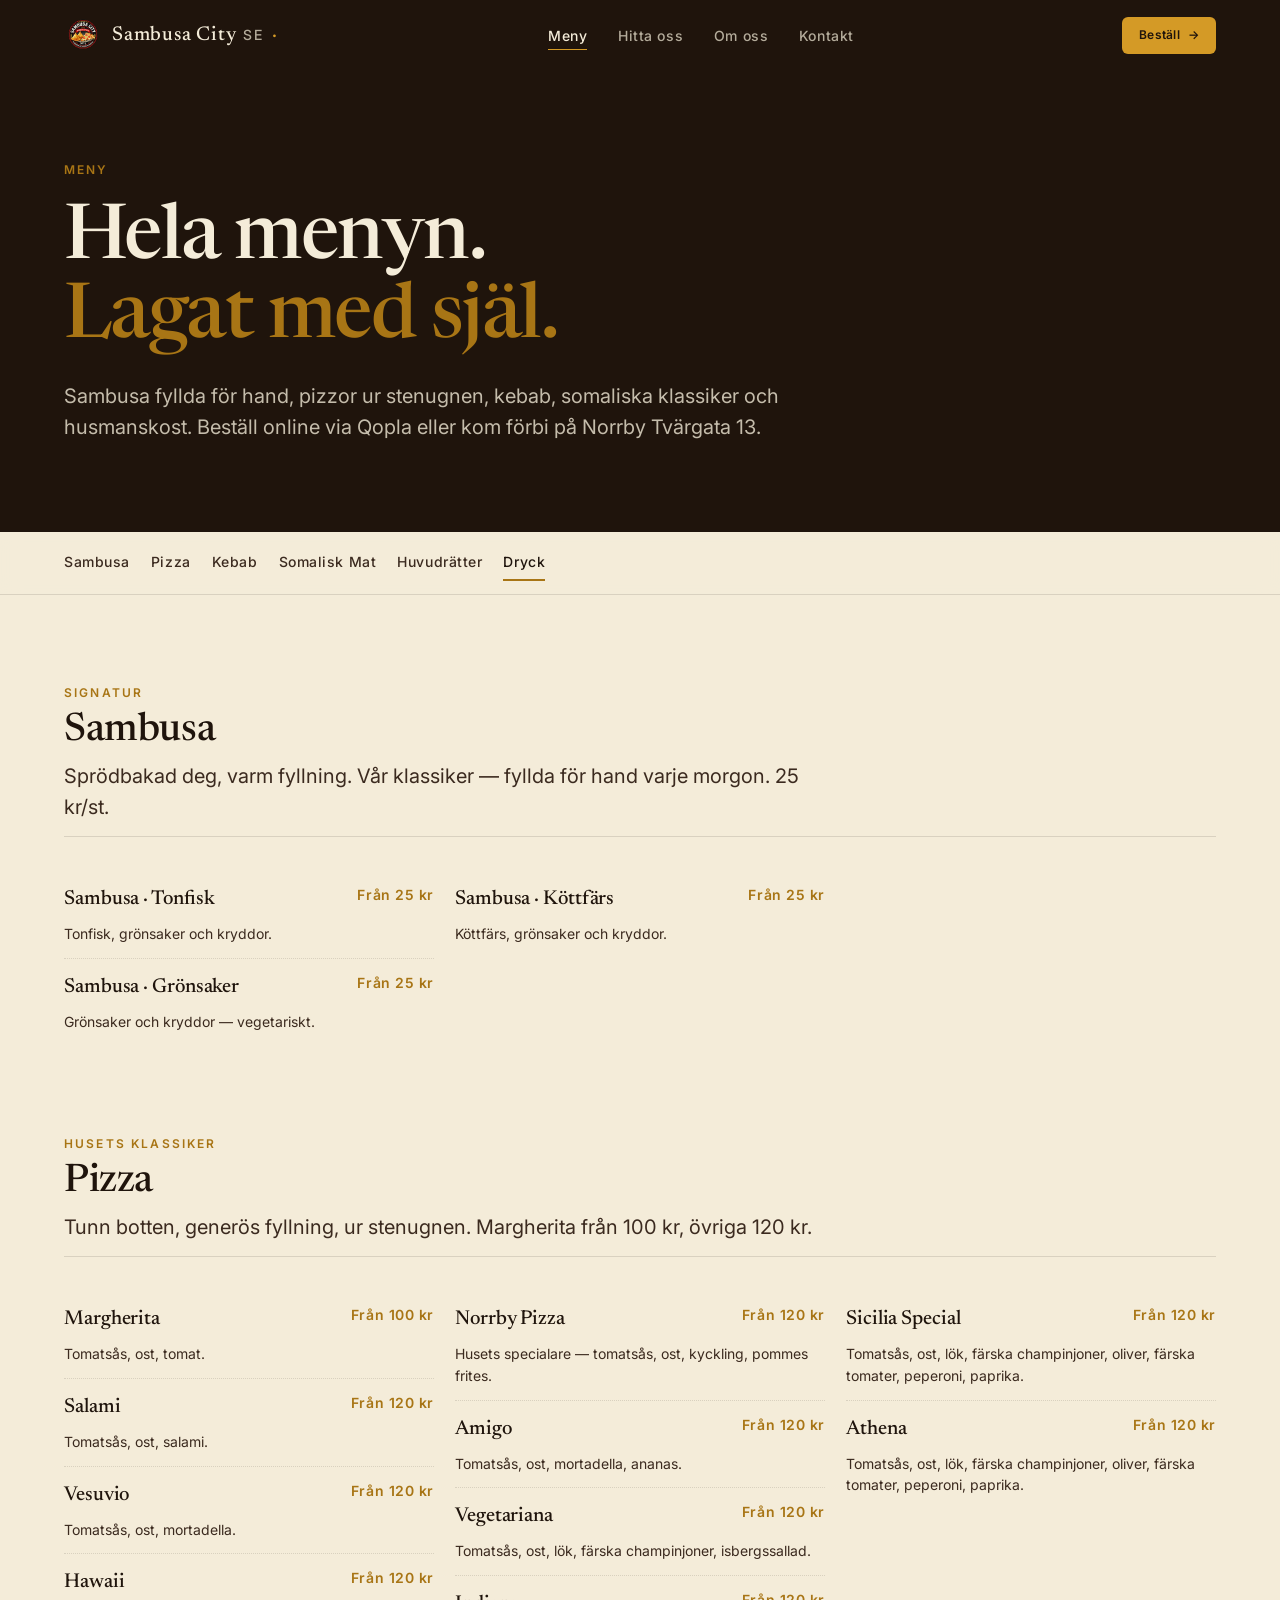
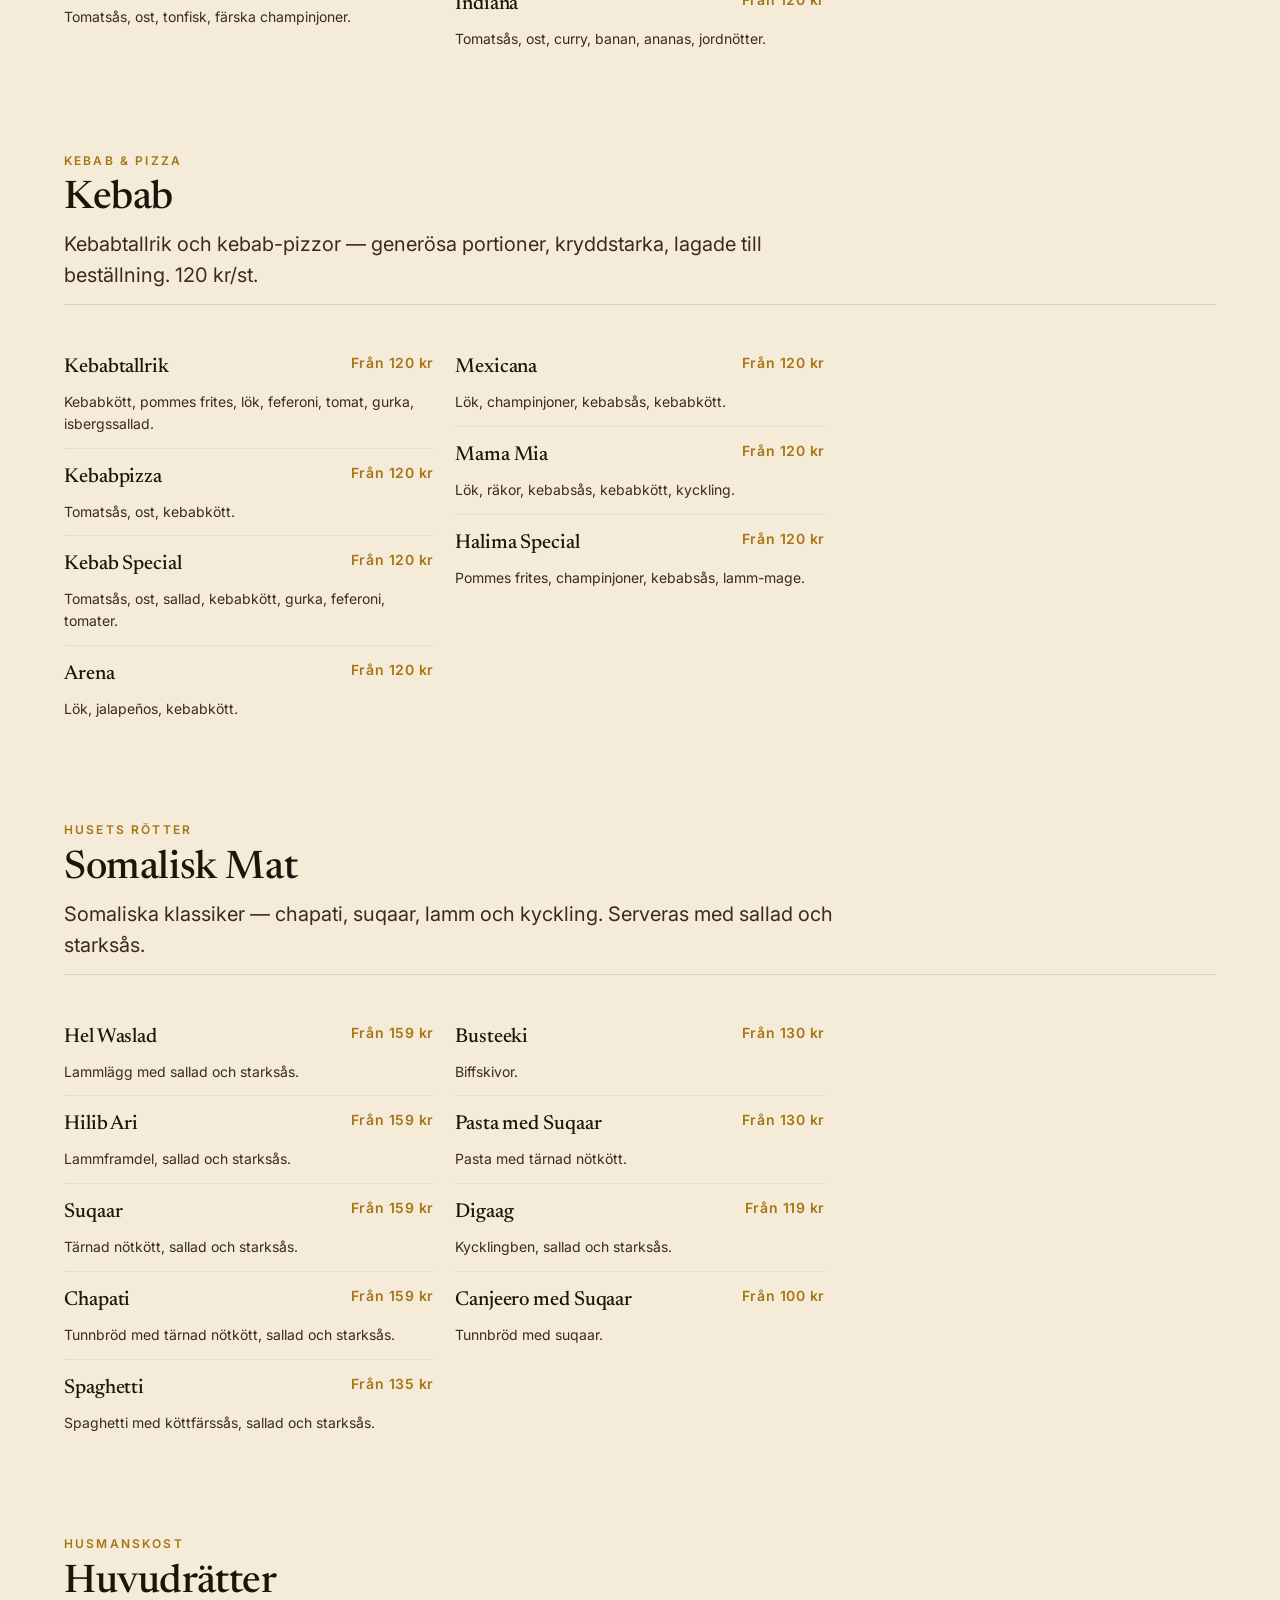
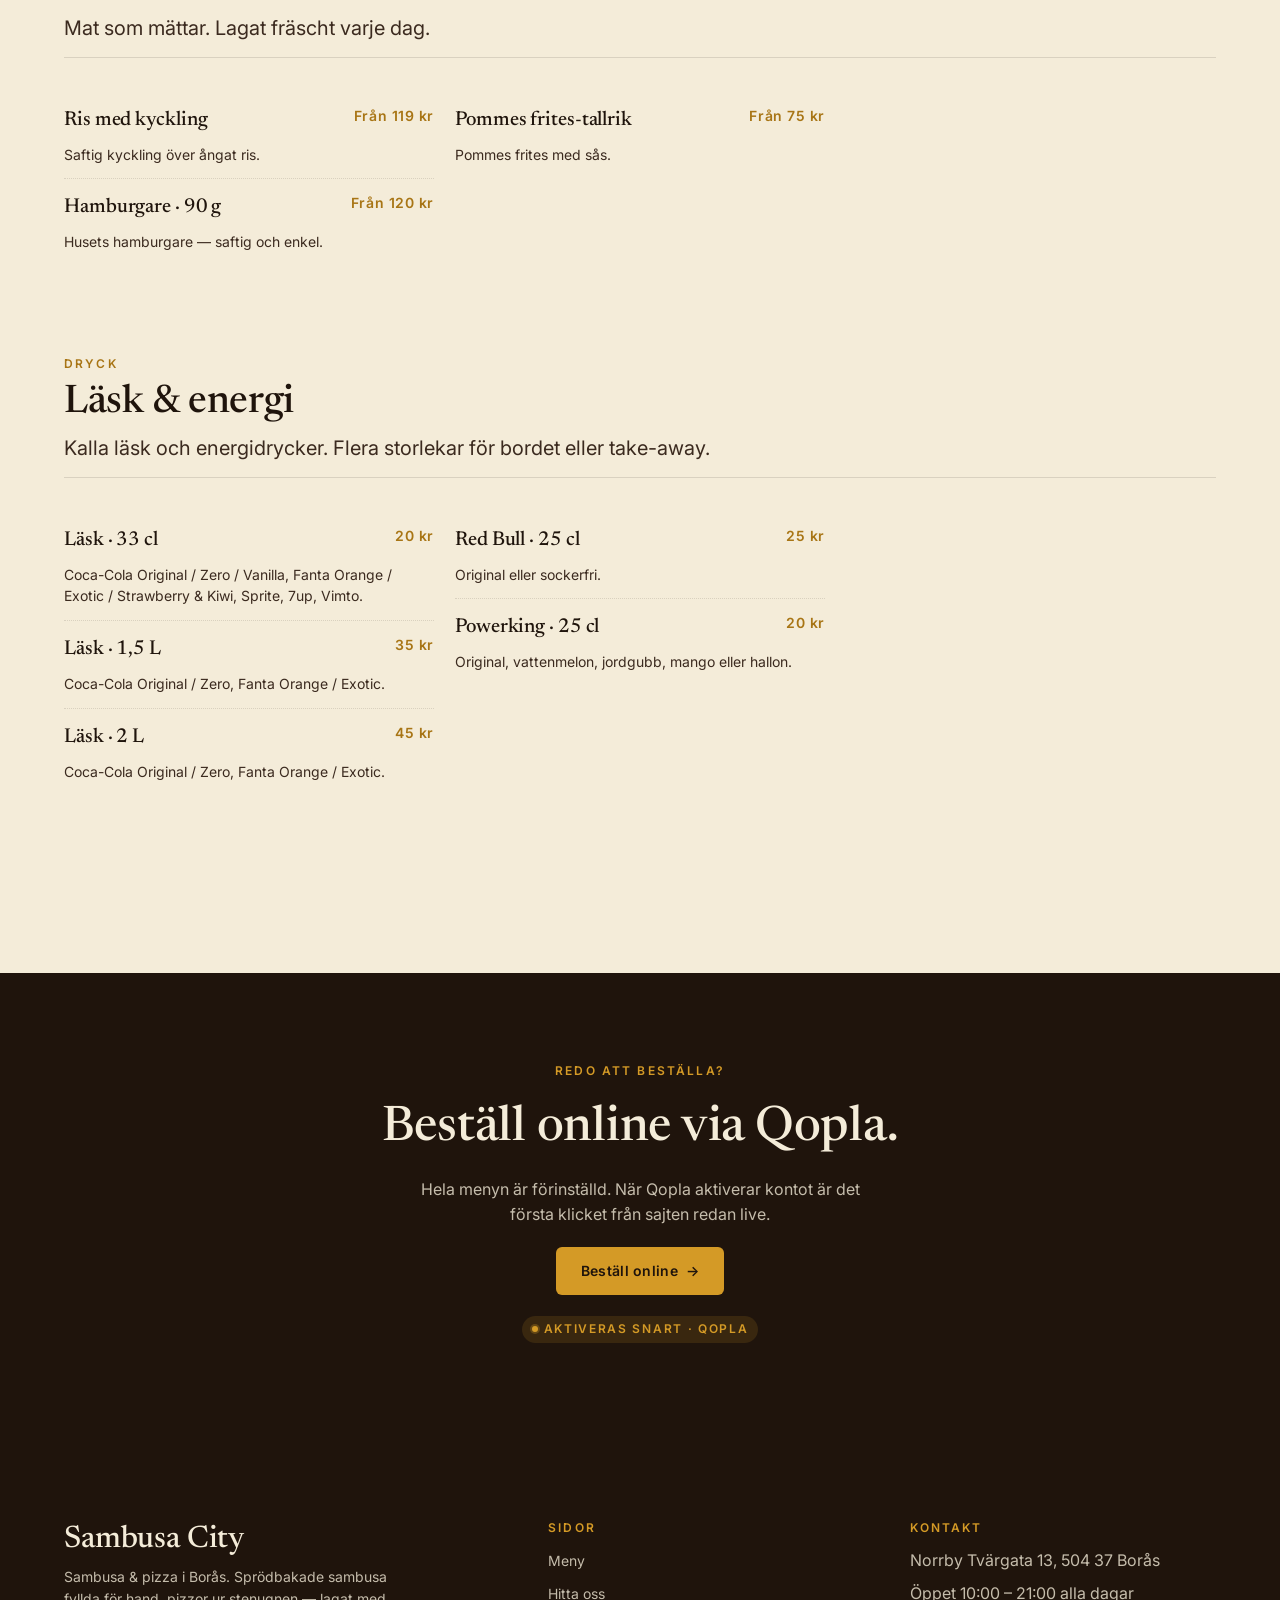
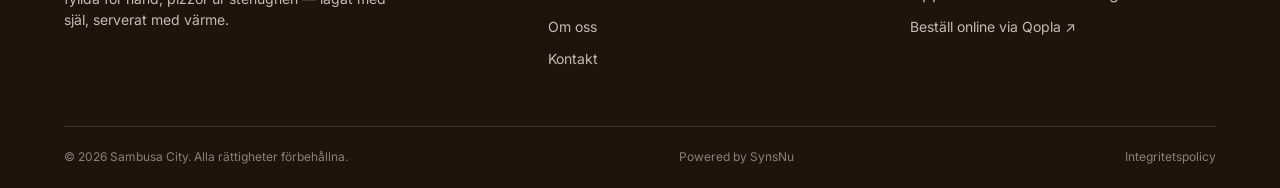
<file: meny.html>
<!DOCTYPE html>
<html lang="sv">
<head>
<meta charset="UTF-8">
<meta name="viewport" content="width=device-width, initial-scale=1">

<title>Meny — Sambusa City · Sambusa, Pizza, Kebab &amp; Somalisk Mat i Borås</title>
<meta name="description" content="Sambusa fyllda för hand, pizzor ur stenugnen, kebab, somaliska klassiker och husmanskost. Hela menyn — beställ online via Qopla eller kom förbi på Norrby Tvärgata 13, Borås.">

<link rel="canonical" href="https://sambusacity.se/meny.html">
<meta name="theme-color" content="#1F140C">
<meta property="og:title" content="Meny — Sambusa City · Sambusa, Pizza, Kebab &amp; Somalisk Mat">
<meta property="og:description" content="Sambusa, pizza, kebab, somaliska klassiker, husmanskost och dryck — hela menyn.">
<meta property="og:type" content="website">
<meta property="og:url" content="https://sambusacity.se/meny.html">
<meta property="og:image" content="https://sambusacity.se/assets/og-image.jpg">
<meta property="og:image:width" content="1200">
<meta property="og:image:height" content="630">
<meta property="og:locale" content="sv_SE">
<meta property="og:site_name" content="Sambusa City">
<meta name="twitter:card" content="summary_large_image">
<meta name="twitter:title" content="Meny — Sambusa City · Sambusa, Pizza, Kebab &amp; Somalisk Mat">
<meta name="twitter:description" content="Sambusa, pizza, kebab, somaliska klassiker, husmanskost och dryck.">
<meta name="twitter:image" content="https://sambusacity.se/assets/og-image.jpg">
<link rel="icon" type="image/svg+xml" href="assets/icons/favicon.svg">

<link rel="preconnect" href="https://fonts.googleapis.com">
<link rel="preconnect" href="https://fonts.gstatic.com" crossorigin>
<link rel="stylesheet" href="https://fonts.googleapis.com/css2?family=Newsreader:opsz,wght@6..72,400;6..72,500;6..72,600&family=Inter:wght@400;500;600;700&display=swap">

<link rel="stylesheet" href="styles/tokens.css?v=1779792948">
<link rel="stylesheet" href="styles/base.css?v=1779792948">
<link rel="stylesheet" href="styles/components.css?v=1779792948">
<link rel="stylesheet" href="styles/pages.css?v=1779792948">

<script type="application/ld+json">
{
  "@context": "https://schema.org",
  "@type": "Menu",
  "name": "Sambusa City — Meny",
  "url": "https://sambusacity.se/meny.html",
  "inLanguage": "sv-SE",
  "hasMenuSection": [
    { "@type": "MenuSection", "name": "Sambusa", "description": "Sprödbakad sambusa fylld för hand — tonfisk, grönsaker eller köttfärs." },
    { "@type": "MenuSection", "name": "Pizza", "description": "Husets pizzor ur stenugnen — från Margherita till Norrby Pizza." },
    { "@type": "MenuSection", "name": "Kebab", "description": "Kebabtallrik och kebab-pizzor — generösa portioner, lagade till beställning." },
    { "@type": "MenuSection", "name": "Somalisk Mat", "description": "Somaliska klassiker — chapati, suqaar, lamm och kyckling med starksås." },
    { "@type": "MenuSection", "name": "Huvudrätter", "description": "Husmanskost — ris med kyckling, hamburgare och pommes-tallrik." },
    { "@type": "MenuSection", "name": "Dryck", "description": "Läsk, energidrycker — flera storlekar." }
  ]
}
</script>
</head>

<body class="has-dark-hero">

<a class="skip-link" href="#main">Hoppa till innehåll</a>

<nav class="nav" id="nav" aria-label="Huvudnavigation">
  <div class="nav__inner">
    <a class="nav__wordmark" href="index.html" aria-label="Sambusa City — startsida">
      <img src="assets/sambusa-mark.webp" alt="" class="nav__logo" width="40" height="40">
      <span class="nav__wordmark-text">Sambusa City <span>SE</span></span>
    </a>
    <ul class="nav__links">
      <li><a href="meny.html" aria-current="page">Meny</a></li>
      <li><a href="index.html#hitta-oss">Hitta oss</a></li>
      <li><a href="om-oss.html">Om oss</a></li>
      <li><a href="kontakta-oss.html">Kontakt</a></li>
    </ul>
    <a class="btn btn--primary btn--sm nav__cta" href="https://qopla.com/restaurant/sambusa-city/qk0JBJxr9X/order" target="_blank" rel="noopener">
      Beställ <span class="arrow" aria-hidden="true">→</span>
    </a>
    <button class="nav__burger" id="navBurger" aria-label="Öppna meny" aria-expanded="false" aria-controls="mobMenu">
      <span></span><span></span><span></span>
    </button>
  </div>
</nav>

<aside class="mob-menu" id="mobMenu" aria-label="Mobilmeny">
  <div class="mob-menu__top">
    <a class="nav__wordmark" href="index.html" style="color:var(--cream)" aria-label="Sambusa City — startsida"><img src="assets/sambusa-mark.webp" alt="" class="nav__logo" width="40" height="40"><span class="nav__wordmark-text">Sambusa City <span>SE</span></span></a>
    <button class="mob-menu__close" data-mob-close aria-label="Stäng meny">×</button>
  </div>
  <nav class="mob-menu__nav">
    <a href="meny.html">Meny</a>
    <a href="index.html#hitta-oss">Hitta oss</a>
    <a href="om-oss.html">Om oss</a>
    <a href="kontakta-oss.html">Kontakt</a>
  </nav>
  <a class="btn btn--primary mob-menu__cta" href="https://qopla.com/restaurant/sambusa-city/qk0JBJxr9X/order" target="_blank" rel="noopener">
    Beställ online <span class="arrow" aria-hidden="true">→</span>
  </a>
</aside>

<main id="main">

  <section class="subhero">
    <div class="subhero__inner reveal">
      <span class="eyebrow">Meny</span>
      <h1>Hela menyn.<br><em>Lagat med själ.</em></h1>
      <p>Sambusa fyllda för hand, pizzor ur stenugnen, kebab, somaliska klassiker och husmanskost. Beställ online via Qopla eller kom förbi på Norrby Tvärgata 13.</p>
    </div>
  </section>

  <!-- Sticky category tabs -->
  <nav class="menu-tabs" aria-label="Menykategorier">
    <div class="menu-tabs__inner">
      <a href="#cat-sambusa" class="is-active">Sambusa</a>
      <a href="#cat-pizza">Pizza</a>
      <a href="#cat-kebab">Kebab</a>
      <a href="#cat-somalisk">Somalisk Mat</a>
      <a href="#cat-huvudratter">Huvudrätter</a>
      <a href="#cat-dryck">Dryck</a>
    </div>
  </nav>

  <section class="section surface--cream">
    <div class="wrap">

      <section class="menu-cat" id="cat-sambusa">
        <header class="menu-cat__head reveal">
          <span class="eyebrow">Signatur</span>
          <h2 class="menu-cat__title">Sambusa</h2>
          <p class="menu-cat__lead">Sprödbakad deg, varm fyllning. Vår klassiker — fyllda för hand varje morgon. 25 kr/st.</p>
        </header>
        <div class="menu-cat__grid reveal">
          <div>
            <article class="menu-item">
              <span class="menu-item__name">Sambusa · Tonfisk</span>
              <span class="menu-item__price">Från 25 kr</span>
              <p class="menu-item__desc">Tonfisk, grönsaker och kryddor.</p>
            </article>
            <article class="menu-item">
              <span class="menu-item__name">Sambusa · Grönsaker</span>
              <span class="menu-item__price">Från 25 kr</span>
              <p class="menu-item__desc">Grönsaker och kryddor — vegetariskt.</p>
            </article>
          </div>
          <div>
            <article class="menu-item">
              <span class="menu-item__name">Sambusa · Köttfärs</span>
              <span class="menu-item__price">Från 25 kr</span>
              <p class="menu-item__desc">Köttfärs, grönsaker och kryddor.</p>
            </article>
          </div>
        </div>
      </section>

      <section class="menu-cat" id="cat-pizza">
        <header class="menu-cat__head reveal">
          <span class="eyebrow">Husets klassiker</span>
          <h2 class="menu-cat__title">Pizza</h2>
          <p class="menu-cat__lead">Tunn botten, generös fyllning, ur stenugnen. Margherita från 100 kr, övriga 120 kr.</p>
        </header>
        <div class="menu-cat__grid reveal">
          <div>
            <article class="menu-item">
              <span class="menu-item__name">Margherita</span>
              <span class="menu-item__price">Från 100 kr</span>
              <p class="menu-item__desc">Tomatsås, ost, tomat.</p>
            </article>
            <article class="menu-item">
              <span class="menu-item__name">Salami</span>
              <span class="menu-item__price">Från 120 kr</span>
              <p class="menu-item__desc">Tomatsås, ost, salami.</p>
            </article>
            <article class="menu-item">
              <span class="menu-item__name">Vesuvio</span>
              <span class="menu-item__price">Från 120 kr</span>
              <p class="menu-item__desc">Tomatsås, ost, mortadella.</p>
            </article>
            <article class="menu-item">
              <span class="menu-item__name">Hawaii</span>
              <span class="menu-item__price">Från 120 kr</span>
              <p class="menu-item__desc">Tomatsås, ost, tonfisk, färska champinjoner.</p>
            </article>
          </div>
          <div>
            <article class="menu-item">
              <span class="menu-item__name">Norrby Pizza</span>
              <span class="menu-item__price">Från 120 kr</span>
              <p class="menu-item__desc">Husets specialare — tomatsås, ost, kyckling, pommes frites.</p>
            </article>
            <article class="menu-item">
              <span class="menu-item__name">Amigo</span>
              <span class="menu-item__price">Från 120 kr</span>
              <p class="menu-item__desc">Tomatsås, ost, mortadella, ananas.</p>
            </article>
            <article class="menu-item">
              <span class="menu-item__name">Vegetariana</span>
              <span class="menu-item__price">Från 120 kr</span>
              <p class="menu-item__desc">Tomatsås, ost, lök, färska champinjoner, isbergssallad.</p>
            </article>
            <article class="menu-item">
              <span class="menu-item__name">Indiana</span>
              <span class="menu-item__price">Från 120 kr</span>
              <p class="menu-item__desc">Tomatsås, ost, curry, banan, ananas, jordnötter.</p>
            </article>
          </div>
          <div>
            <article class="menu-item">
              <span class="menu-item__name">Sicilia Special</span>
              <span class="menu-item__price">Från 120 kr</span>
              <p class="menu-item__desc">Tomatsås, ost, lök, färska champinjoner, oliver, färska tomater, peperoni, paprika.</p>
            </article>
            <article class="menu-item">
              <span class="menu-item__name">Athena</span>
              <span class="menu-item__price">Från 120 kr</span>
              <p class="menu-item__desc">Tomatsås, ost, lök, färska champinjoner, oliver, färska tomater, peperoni, paprika.</p>
            </article>
          </div>
        </div>
      </section>

      <section class="menu-cat" id="cat-kebab">
        <header class="menu-cat__head reveal">
          <span class="eyebrow">Kebab &amp; pizza</span>
          <h2 class="menu-cat__title">Kebab</h2>
          <p class="menu-cat__lead">Kebabtallrik och kebab-pizzor — generösa portioner, kryddstarka, lagade till beställning. 120 kr/st.</p>
        </header>
        <div class="menu-cat__grid reveal">
          <div>
            <article class="menu-item">
              <span class="menu-item__name">Kebabtallrik</span>
              <span class="menu-item__price">Från 120 kr</span>
              <p class="menu-item__desc">Kebabkött, pommes frites, lök, feferoni, tomat, gurka, isbergssallad.</p>
            </article>
            <article class="menu-item">
              <span class="menu-item__name">Kebabpizza</span>
              <span class="menu-item__price">Från 120 kr</span>
              <p class="menu-item__desc">Tomatsås, ost, kebabkött.</p>
            </article>
            <article class="menu-item">
              <span class="menu-item__name">Kebab Special</span>
              <span class="menu-item__price">Från 120 kr</span>
              <p class="menu-item__desc">Tomatsås, ost, sallad, kebabkött, gurka, feferoni, tomater.</p>
            </article>
            <article class="menu-item">
              <span class="menu-item__name">Arena</span>
              <span class="menu-item__price">Från 120 kr</span>
              <p class="menu-item__desc">Lök, jalapeños, kebabkött.</p>
            </article>
          </div>
          <div>
            <article class="menu-item">
              <span class="menu-item__name">Mexicana</span>
              <span class="menu-item__price">Från 120 kr</span>
              <p class="menu-item__desc">Lök, champinjoner, kebabsås, kebabkött.</p>
            </article>
            <article class="menu-item">
              <span class="menu-item__name">Mama Mia</span>
              <span class="menu-item__price">Från 120 kr</span>
              <p class="menu-item__desc">Lök, räkor, kebabsås, kebabkött, kyckling.</p>
            </article>
            <article class="menu-item">
              <span class="menu-item__name">Halima Special</span>
              <span class="menu-item__price">Från 120 kr</span>
              <p class="menu-item__desc">Pommes frites, champinjoner, kebabsås, lamm-mage.</p>
            </article>
          </div>
        </div>
      </section>

      <section class="menu-cat" id="cat-somalisk">
        <header class="menu-cat__head reveal">
          <span class="eyebrow">Husets rötter</span>
          <h2 class="menu-cat__title">Somalisk Mat</h2>
          <p class="menu-cat__lead">Somaliska klassiker — chapati, suqaar, lamm och kyckling. Serveras med sallad och starksås.</p>
        </header>
        <div class="menu-cat__grid reveal">
          <div>
            <article class="menu-item">
              <span class="menu-item__name">Hel Waslad</span>
              <span class="menu-item__price">Från 159 kr</span>
              <p class="menu-item__desc">Lammlägg med sallad och starksås.</p>
            </article>
            <article class="menu-item">
              <span class="menu-item__name">Hilib Ari</span>
              <span class="menu-item__price">Från 159 kr</span>
              <p class="menu-item__desc">Lammframdel, sallad och starksås.</p>
            </article>
            <article class="menu-item">
              <span class="menu-item__name">Suqaar</span>
              <span class="menu-item__price">Från 159 kr</span>
              <p class="menu-item__desc">Tärnad nötkött, sallad och starksås.</p>
            </article>
            <article class="menu-item">
              <span class="menu-item__name">Chapati</span>
              <span class="menu-item__price">Från 159 kr</span>
              <p class="menu-item__desc">Tunnbröd med tärnad nötkött, sallad och starksås.</p>
            </article>
            <article class="menu-item">
              <span class="menu-item__name">Spaghetti</span>
              <span class="menu-item__price">Från 135 kr</span>
              <p class="menu-item__desc">Spaghetti med köttfärssås, sallad och starksås.</p>
            </article>
          </div>
          <div>
            <article class="menu-item">
              <span class="menu-item__name">Busteeki</span>
              <span class="menu-item__price">Från 130 kr</span>
              <p class="menu-item__desc">Biffskivor.</p>
            </article>
            <article class="menu-item">
              <span class="menu-item__name">Pasta med Suqaar</span>
              <span class="menu-item__price">Från 130 kr</span>
              <p class="menu-item__desc">Pasta med tärnad nötkött.</p>
            </article>
            <article class="menu-item">
              <span class="menu-item__name">Digaag</span>
              <span class="menu-item__price">Från 119 kr</span>
              <p class="menu-item__desc">Kycklingben, sallad och starksås.</p>
            </article>
            <article class="menu-item">
              <span class="menu-item__name">Canjeero med Suqaar</span>
              <span class="menu-item__price">Från 100 kr</span>
              <p class="menu-item__desc">Tunnbröd med suqaar.</p>
            </article>
          </div>
        </div>
      </section>

      <section class="menu-cat" id="cat-huvudratter">
        <header class="menu-cat__head reveal">
          <span class="eyebrow">Husmanskost</span>
          <h2 class="menu-cat__title">Huvudrätter</h2>
          <p class="menu-cat__lead">Mat som mättar. Lagat fräscht varje dag.</p>
        </header>
        <div class="menu-cat__grid reveal">
          <div>
            <article class="menu-item">
              <span class="menu-item__name">Ris med kyckling</span>
              <span class="menu-item__price">Från 119 kr</span>
              <p class="menu-item__desc">Saftig kyckling över ångat ris.</p>
            </article>
            <article class="menu-item">
              <span class="menu-item__name">Hamburgare · 90 g</span>
              <span class="menu-item__price">Från 120 kr</span>
              <p class="menu-item__desc">Husets hamburgare — saftig och enkel.</p>
            </article>
          </div>
          <div>
            <article class="menu-item">
              <span class="menu-item__name">Pommes frites-tallrik</span>
              <span class="menu-item__price">Från 75 kr</span>
              <p class="menu-item__desc">Pommes frites med sås.</p>
            </article>
          </div>
        </div>
      </section>

      <section class="menu-cat" id="cat-dryck">
        <header class="menu-cat__head reveal">
          <span class="eyebrow">Dryck</span>
          <h2 class="menu-cat__title">Läsk &amp; energi</h2>
          <p class="menu-cat__lead">Kalla läsk och energidrycker. Flera storlekar för bordet eller take-away.</p>
        </header>
        <div class="menu-cat__grid reveal">
          <div>
            <article class="menu-item">
              <span class="menu-item__name">Läsk · 33 cl</span>
              <span class="menu-item__price">20 kr</span>
              <p class="menu-item__desc">Coca-Cola Original / Zero / Vanilla, Fanta Orange / Exotic / Strawberry &amp; Kiwi, Sprite, 7up, Vimto.</p>
            </article>
            <article class="menu-item">
              <span class="menu-item__name">Läsk · 1,5 L</span>
              <span class="menu-item__price">35 kr</span>
              <p class="menu-item__desc">Coca-Cola Original / Zero, Fanta Orange / Exotic.</p>
            </article>
            <article class="menu-item">
              <span class="menu-item__name">Läsk · 2 L</span>
              <span class="menu-item__price">45 kr</span>
              <p class="menu-item__desc">Coca-Cola Original / Zero, Fanta Orange / Exotic.</p>
            </article>
          </div>
          <div>
            <article class="menu-item">
              <span class="menu-item__name">Red Bull · 25 cl</span>
              <span class="menu-item__price">25 kr</span>
              <p class="menu-item__desc">Original eller sockerfri.</p>
            </article>
            <article class="menu-item">
              <span class="menu-item__name">Powerking · 25 cl</span>
              <span class="menu-item__price">20 kr</span>
              <p class="menu-item__desc">Original, vattenmelon, jordgubb, mango eller hallon.</p>
            </article>
          </div>
        </div>
      </section>

    </div>
  </section>

  <section class="section surface--coffee final">
    <div class="wrap">
      <div class="final__inner reveal">
        <span class="eyebrow">Redo att beställa?</span>
        <h2 style="color:var(--cream);">Beställ online via Qopla.</h2>
        <p style="color:rgba(244,236,217,0.78);max-width:48ch;">Hela menyn är förinställd. När Qopla aktiverar kontot är det första klicket från sajten redan live.</p>
        <a class="btn btn--primary" href="https://qopla.com/restaurant/sambusa-city/qk0JBJxr9X/order" target="_blank" rel="noopener">
          Beställ online <span class="arrow" aria-hidden="true">→</span>
        </a>
        <span class="badge">Aktiveras snart · Qopla</span>
      </div>
    </div>
  </section>

</main>

<footer class="footer">
  <div class="wrap">
    <div class="footer__grid">
      <div class="footer__brand">
        <h3>Sambusa City</h3>
        <p>Sambusa &amp; pizza i Borås. Sprödbakade sambusa fyllda för hand, pizzor ur stenugnen — lagat med själ, serverat med värme.</p>
      </div>
      <div class="footer__col">
        <h4>Sidor</h4>
        <ul>
          <li><a href="meny.html">Meny</a></li>
          <li><a href="index.html#hitta-oss">Hitta oss</a></li>
          <li><a href="om-oss.html">Om oss</a></li>
          <li><a href="kontakta-oss.html">Kontakt</a></li>
        </ul>
      </div>
      <div class="footer__col">
        <h4>Kontakt</h4>
        <ul>
          <li>Norrby Tvärgata 13, 504 37 Borås</li>
          <li>Öppet 10:00 – 21:00 alla dagar</li>
          <li><a href="https://qopla.com/restaurant/sambusa-city/qk0JBJxr9X/order" target="_blank" rel="noopener">Beställ online via Qopla ↗</a></li>
        </ul>
      </div>
    </div>
    <div class="footer__bottom">
      <span>© <span id="year"></span> Sambusa City. Alla rättigheter förbehållna.</span>
      <span>Powered by <a href="https://www.synsnumedia.se/" target="_blank" rel="noopener">SynsNu</a></span>
      <a href="integritetspolicy.html">Integritetspolicy</a>
    </div>
  </div>
</footer>

<script src="scripts/main.js?v=1779792948" defer></script>
</body>
</html>
</file>
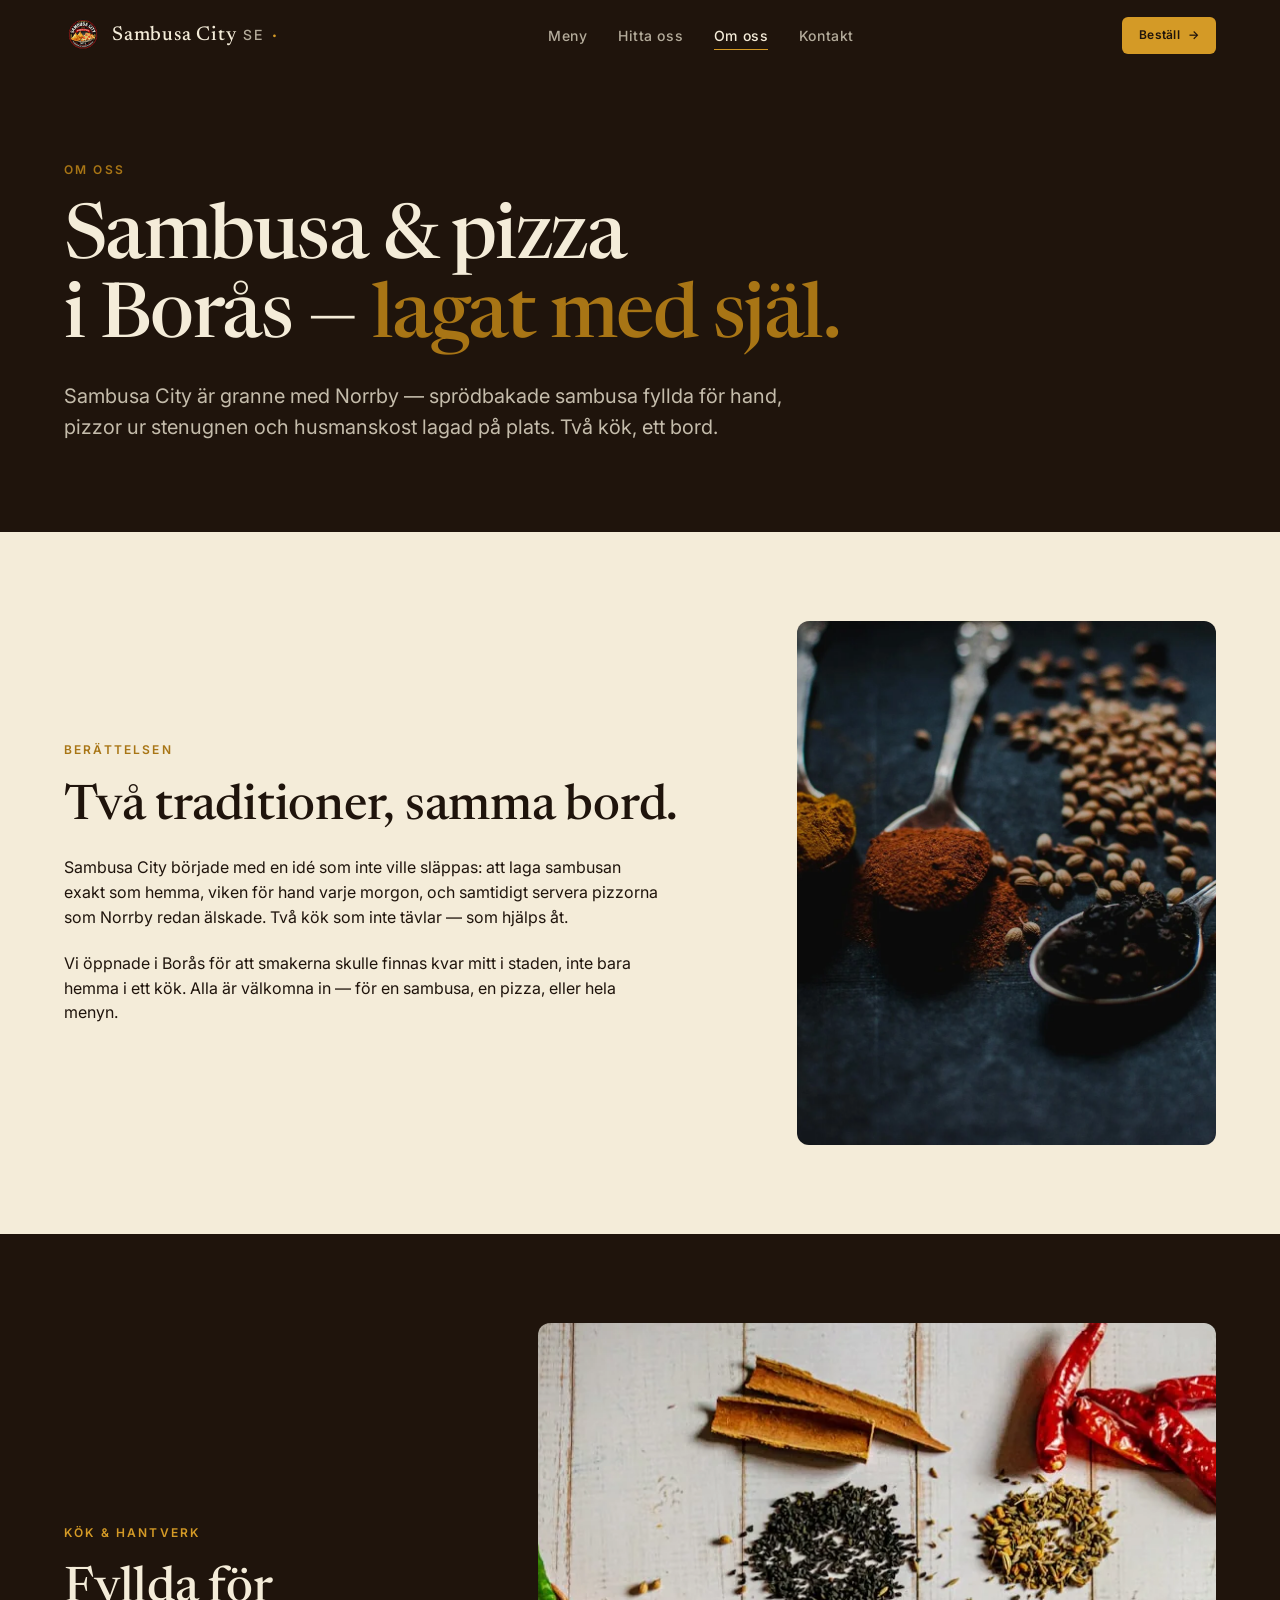
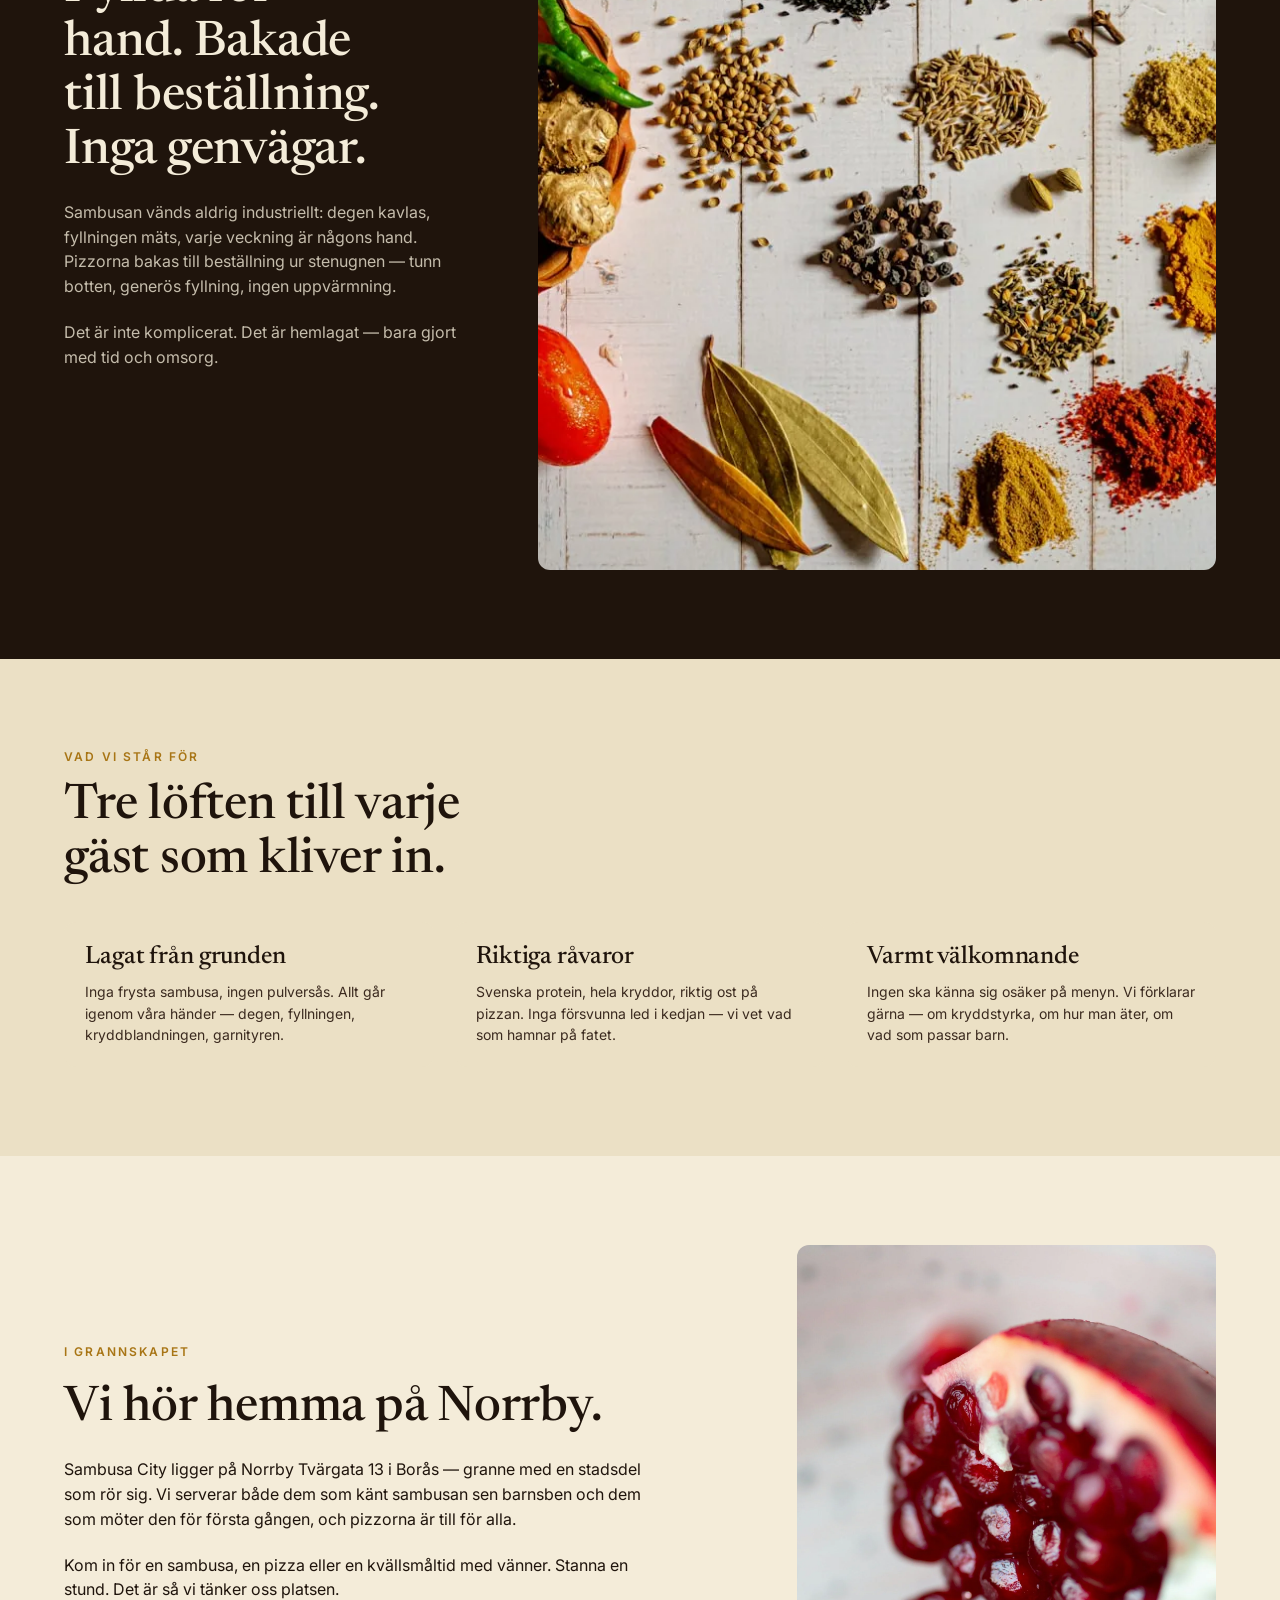
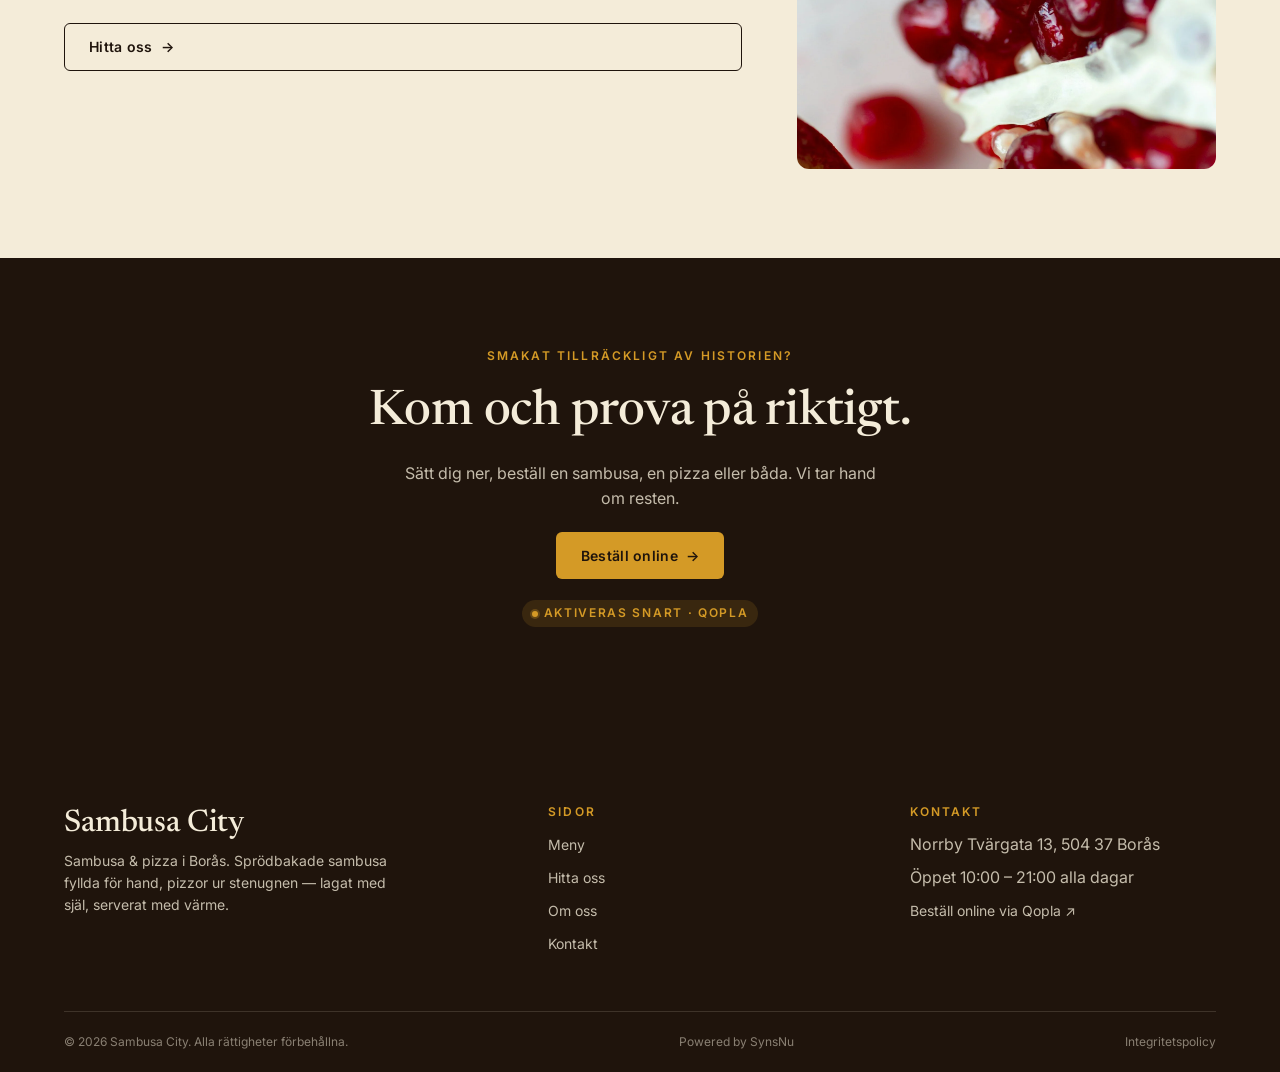
<file: om-oss.html>
<!DOCTYPE html>
<html lang="sv">
<head>
<meta charset="UTF-8">
<meta name="viewport" content="width=device-width, initial-scale=1">

<title>Om oss — Sambusa City</title>
<meta name="description" content="Sambusa City — vår berättelse, vårt kök och vår filosofi. Sambusa fyllda för hand och pizzor ur stenugnen, lagat med själ i Borås.">

<link rel="canonical" href="https://sambusacity.se/om-oss.html">
<meta name="theme-color" content="#1F140C">
<meta property="og:title" content="Om oss — Sambusa City">
<meta property="og:description" content="Vår berättelse, vårt kök och vår filosofi. Lagat med själ.">
<meta property="og:type" content="website">
<meta property="og:url" content="https://sambusacity.se/om-oss.html">
<meta property="og:image" content="https://sambusacity.se/assets/og-image.jpg">
<meta property="og:image:width" content="1200">
<meta property="og:image:height" content="630">
<meta property="og:locale" content="sv_SE">
<meta property="og:site_name" content="Sambusa City">
<meta name="twitter:card" content="summary_large_image">
<meta name="twitter:title" content="Om oss — Sambusa City">
<meta name="twitter:description" content="Vår berättelse, vårt kök och vår filosofi.">
<meta name="twitter:image" content="https://sambusacity.se/assets/og-image.jpg">
<link rel="icon" type="image/svg+xml" href="assets/icons/favicon.svg">

<link rel="preconnect" href="https://fonts.googleapis.com">
<link rel="preconnect" href="https://fonts.gstatic.com" crossorigin>
<link rel="stylesheet" href="https://fonts.googleapis.com/css2?family=Newsreader:opsz,wght@6..72,400;6..72,500;6..72,600&family=Inter:wght@400;500;600;700&display=swap">

<link rel="stylesheet" href="styles/tokens.css?v=1779792948">
<link rel="stylesheet" href="styles/base.css?v=1779792948">
<link rel="stylesheet" href="styles/components.css?v=1779792948">
<link rel="stylesheet" href="styles/pages.css?v=1779792948">
</head>

<body class="has-dark-hero">

<a class="skip-link" href="#main">Hoppa till innehåll</a>

<nav class="nav" id="nav" aria-label="Huvudnavigation">
  <div class="nav__inner">
    <a class="nav__wordmark" href="index.html" aria-label="Sambusa City — startsida">
      <img src="assets/sambusa-mark.webp" alt="" class="nav__logo" width="40" height="40">
      <span class="nav__wordmark-text">Sambusa City <span>SE</span></span>
    </a>
    <ul class="nav__links">
      <li><a href="meny.html">Meny</a></li>
      <li><a href="index.html#hitta-oss">Hitta oss</a></li>
      <li><a href="om-oss.html" aria-current="page">Om oss</a></li>
      <li><a href="kontakta-oss.html">Kontakt</a></li>
    </ul>
    <a class="btn btn--primary btn--sm nav__cta" href="https://qopla.com/restaurant/sambusa-city/qk0JBJxr9X/order" target="_blank" rel="noopener">
      Beställ <span class="arrow" aria-hidden="true">→</span>
    </a>
    <button class="nav__burger" id="navBurger" aria-label="Öppna meny" aria-expanded="false" aria-controls="mobMenu">
      <span></span><span></span><span></span>
    </button>
  </div>
</nav>

<aside class="mob-menu" id="mobMenu" aria-label="Mobilmeny">
  <div class="mob-menu__top">
    <a class="nav__wordmark" href="index.html" style="color:var(--cream)" aria-label="Sambusa City — startsida"><img src="assets/sambusa-mark.webp" alt="" class="nav__logo" width="40" height="40"><span class="nav__wordmark-text">Sambusa City <span>SE</span></span></a>
    <button class="mob-menu__close" data-mob-close aria-label="Stäng meny">×</button>
  </div>
  <nav class="mob-menu__nav">
    <a href="meny.html">Meny</a>
    <a href="index.html#hitta-oss">Hitta oss</a>
    <a href="om-oss.html">Om oss</a>
    <a href="kontakta-oss.html">Kontakt</a>
  </nav>
  <a class="btn btn--primary mob-menu__cta" href="https://qopla.com/restaurant/sambusa-city/qk0JBJxr9X/order" target="_blank" rel="noopener">
    Beställ online <span class="arrow" aria-hidden="true">→</span>
  </a>
</aside>

<main id="main">

  <section class="subhero">
    <div class="subhero__inner reveal">
      <span class="eyebrow">Om oss</span>
      <h1>Sambusa &amp; pizza<br>i Borås — <em>lagat med själ.</em></h1>
      <p>Sambusa City är granne med Norrby — sprödbakade sambusa fyllda för hand, pizzor ur stenugnen och husmanskost lagad på plats. Två kök, ett bord.</p>
    </div>
  </section>

  <!-- ─── Berättelsen ─────────────────────────────────────── -->
  <section class="section surface--cream">
    <div class="wrap">
      <div class="split reveal">
        <div class="split__copy">
          <span class="eyebrow">Berättelsen</span>
          <h2>Två traditioner, samma bord.</h2>
          <p>
            Sambusa City började med en idé som inte ville släppas: att laga sambusan
            exakt som hemma, viken för hand varje morgon, och samtidigt servera
            pizzorna som Norrby redan älskade. Två kök som inte tävlar — som hjälps åt.
          </p>
          <p>
            Vi öppnade i Borås för att smakerna skulle finnas kvar mitt i staden, inte
            bara hemma i ett kök. Alla är välkomna in — för en sambusa, en pizza,
            eller hela menyn.
          </p>
        </div>
        <div class="split__media">
          <picture>
            <source media="(min-width: 1024px)" srcset="assets/photos/spice-spoons-lg.webp" type="image/webp">
            <source media="(min-width: 640px)"  srcset="assets/photos/spice-spoons-md.webp" type="image/webp">
            <source srcset="assets/photos/spice-spoons-sm.webp" type="image/webp">
            <img src="assets/photos/spice-spoons.jpg" alt="Skedar med kryddor — paprika, gurkmeja, paprikapulver och peppar" loading="lazy" decoding="async">
          </picture>
        </div>
      </div>
    </div>
  </section>

  <!-- ─── Köksfilosofi (dark) ─────────────────────────────── -->
  <section class="section surface--coffee">
    <div class="wrap">
      <div class="split split--reverse reveal">
        <div class="split__media">
          <picture>
            <source media="(min-width: 1024px)" srcset="assets/photos/spice-bowl-lg.webp" type="image/webp">
            <source media="(min-width: 640px)"  srcset="assets/photos/spice-bowl-md.webp" type="image/webp">
            <source srcset="assets/photos/spice-bowl-sm.webp" type="image/webp">
            <img src="assets/photos/spice-bowl.jpg" alt="Kardemumma och hela kryddor i keramikskål (bildplatshållare)" loading="lazy" decoding="async">
          </picture>
        </div>
        <div class="split__copy">
          <span class="eyebrow">Kök &amp; hantverk</span>
          <h2 style="color:var(--cream);">Fyllda för hand. Bakade till beställning.<br>Inga genvägar.</h2>
          <p style="color:rgba(244,236,217,0.78);">
            Sambusan vänds aldrig industriellt: degen kavlas, fyllningen mäts,
            varje veckning är någons hand. Pizzorna bakas till beställning ur
            stenugnen — tunn botten, generös fyllning, ingen uppvärmning.
          </p>
          <p style="color:rgba(244,236,217,0.78);">
            Det är inte komplicerat. Det är hemlagat — bara gjort med tid och omsorg.
          </p>
        </div>
      </div>
    </div>
  </section>

  <!-- ─── Tre löften ──────────────────────────────────────── -->
  <section class="section surface--cream-2">
    <div class="wrap">
      <header class="section-head reveal">
        <span class="eyebrow">Vad vi står för</span>
        <h2>Tre löften till varje gäst som kliver in.</h2>
      </header>
      <div class="promise-grid reveal">
        <article class="promise-card">
          <h4>Lagat från grunden</h4>
          <p>Inga frysta sambusa, ingen pulversås. Allt går igenom våra händer — degen, fyllningen, kryddblandningen, garnityren.</p>
        </article>
        <article class="promise-card">
          <h4>Riktiga råvaror</h4>
          <p>Svenska protein, hela kryddor, riktig ost på pizzan. Inga försvunna led i kedjan — vi vet vad som hamnar på fatet.</p>
        </article>
        <article class="promise-card">
          <h4>Varmt välkomnande</h4>
          <p>Ingen ska känna sig osäker på menyn. Vi förklarar gärna — om kryddstyrka, om hur man äter, om vad som passar barn.</p>
        </article>
      </div>
    </div>
  </section>

  <!-- ─── I grannskapet ────────────────────────────────────── -->
  <section class="section surface--cream">
    <div class="wrap">
      <div class="split reveal">
        <div class="split__copy">
          <span class="eyebrow">I grannskapet</span>
          <h2>Vi hör hemma på Norrby.</h2>
          <p>
            Sambusa City ligger på Norrby Tvärgata 13 i Borås — granne med en stadsdel
            som rör sig. Vi serverar både dem som känt sambusan sen barnsben och dem
            som möter den för första gången, och pizzorna är till för alla.
          </p>
          <p>
            Kom in för en sambusa, en pizza eller en kvällsmåltid med vänner.
            Stanna en stund. Det är så vi tänker oss platsen.
          </p>
          <a class="btn btn--ghost" href="index.html#hitta-oss">Hitta oss <span class="arrow" aria-hidden="true">→</span></a>
        </div>
        <div class="split__media">
          <picture>
            <source media="(min-width: 1024px)" srcset="assets/photos/pomegranate-lg.webp" type="image/webp">
            <source media="(min-width: 640px)"  srcset="assets/photos/pomegranate-md.webp" type="image/webp">
            <source srcset="assets/photos/pomegranate-sm.webp" type="image/webp">
            <img src="assets/photos/pomegranate.jpg" alt="Närbild på öppen granatäpple med glänsande kärnor" loading="lazy" decoding="async">
          </picture>
        </div>
      </div>
    </div>
  </section>

  <!-- ─── Final CTA ────────────────────────────────────────── -->
  <section class="section surface--coffee final">
    <div class="wrap">
      <div class="final__inner reveal">
        <span class="eyebrow">Smakat tillräckligt av historien?</span>
        <h2 style="color:var(--cream);">Kom och prova på riktigt.</h2>
        <p style="color:rgba(244,236,217,0.78);max-width:48ch;">Sätt dig ner, beställ en sambusa, en pizza eller båda. Vi tar hand om resten.</p>
        <a class="btn btn--primary" href="https://qopla.com/restaurant/sambusa-city/qk0JBJxr9X/order" target="_blank" rel="noopener">
          Beställ online <span class="arrow" aria-hidden="true">→</span>
        </a>
        <span class="badge">Aktiveras snart · Qopla</span>
      </div>
    </div>
  </section>

</main>

<footer class="footer">
  <div class="wrap">
    <div class="footer__grid">
      <div class="footer__brand">
        <h3>Sambusa City</h3>
        <p>Sambusa &amp; pizza i Borås. Sprödbakade sambusa fyllda för hand, pizzor ur stenugnen — lagat med själ, serverat med värme.</p>
      </div>
      <div class="footer__col">
        <h4>Sidor</h4>
        <ul>
          <li><a href="meny.html">Meny</a></li>
          <li><a href="index.html#hitta-oss">Hitta oss</a></li>
          <li><a href="om-oss.html">Om oss</a></li>
          <li><a href="kontakta-oss.html">Kontakt</a></li>
        </ul>
      </div>
      <div class="footer__col">
        <h4>Kontakt</h4>
        <ul>
          <li>Norrby Tvärgata 13, 504 37 Borås</li>
          <li>Öppet 10:00 – 21:00 alla dagar</li>
          <li><a href="https://qopla.com/restaurant/sambusa-city/qk0JBJxr9X/order" target="_blank" rel="noopener">Beställ online via Qopla ↗</a></li>
        </ul>
      </div>
    </div>
    <div class="footer__bottom">
      <span>© <span id="year"></span> Sambusa City. Alla rättigheter förbehållna.</span>
      <span>Powered by <a href="https://www.synsnumedia.se/" target="_blank" rel="noopener">SynsNu</a></span>
      <a href="integritetspolicy.html">Integritetspolicy</a>
    </div>
  </div>
</footer>

<script src="scripts/main.js?v=1779792948" defer></script>
</body>
</html>
</file>
<file: styles/tokens.css>
/* ─────────────────────────────────────────────────────────────
   Sambusa City — design tokens
   Authoritative: DESIGN.md.  This file mirrors those values as
   CSS custom properties.
   ───────────────────────────────────────────────────────────── */

:root {
  /* ── Palette · analogous warm-earth · 60-30-10 ───────────── */
  --cream:        #F4ECD9;   /* 60% dominant */
  --cream-2:      #EBE0C5;   /* striping + cards */
  --coffee:       #1F140C;   /* 30% secondary */
  --coffee-soft:  #3B2A1F;   /* secondary text on cream */
  --saffron:      #D49A26;   /* 10% accent on dark */
  --saffron-deep: #A87515;   /* accent on cream (WCAG-safe) */
  --clay:         #9B4A2B;   /* tertiary / hover deepen */

  --line:         rgba(31, 20, 12, 0.12);
  --line-strong:  rgba(31, 20, 12, 0.22);
  --line-dark:    rgba(244, 236, 217, 0.14);

  /* ── Typography ─────────────────────────────────────────── */
  --font-display: 'Newsreader', Georgia, 'Times New Roman', serif;
  --font-body:    'Inter', system-ui, -apple-system, 'Segoe UI', sans-serif;

  /* 1.25 modular scale from 16px base */
  --fs-xs:   12px;
  --fs-sm:   14px;
  --fs-base: 16px;
  --fs-md:   20px;
  --fs-lg:   25px;
  --fs-xl:   31px;
  --fs-2xl:  39px;
  --fs-3xl:  49px;
  --fs-4xl:  61px;
  --fs-5xl:  76px;
  --fs-6xl:  95px;

  --lh-body:    1.55;
  --lh-display: 1.05;
  --lh-heading: 1.1;
  --lh-h3:      1.2;

  /* ── Fibonacci spacing (8px baseline) ───────────────────── */
  --space-1:  8px;
  --space-2:  13px;
  --space-3:  21px;
  --space-4:  34px;
  --space-5:  55px;
  --space-6:  89px;
  --space-7:  144px;

  /* ── Layout ─────────────────────────────────────────────── */
  --max:    1280px;
  --gutter: clamp(20px, 5vw, 80px);
  --nav-h:  72px;

  /* ── Motion ─────────────────────────────────────────────── */
  --dur-micro:    150ms;
  --dur-standard: 300ms;
  --dur-large:    450ms;
  --ease-out:     cubic-bezier(0.16, 1, 0.3, 1);
  --ease-in:      cubic-bezier(0.4, 0, 1, 1);

  --radius-sm: 6px;
  --radius-md: 12px;
}

@media (max-width: 720px) {
  :root {
    --nav-h: 64px;
  }
}
</file>
<file: styles/base.css>
/* ─────────────────────────────────────────────────────────────
   Sambusa City — base reset + typography
   ───────────────────────────────────────────────────────────── */

*, *::before, *::after { box-sizing: border-box; }

* { margin: 0; }

html {
  -webkit-text-size-adjust: 100%;
  scroll-behavior: smooth;
}

body {
  background: var(--cream);
  color: var(--coffee);
  font-family: var(--font-body);
  font-size: var(--fs-base);
  font-weight: 400;
  line-height: var(--lh-body);
  font-feature-settings: 'kern' 1, 'liga' 1;
  -webkit-font-smoothing: antialiased;
  -moz-osx-font-smoothing: grayscale;
  min-height: 100vh;
  overflow-x: clip;
}

img, picture, video, canvas, svg { display: block; max-width: 100%; }

/* Picture wrappers must fill their aspect-ratio containers so the inner
   <img> can object-fit:cover into the full area. Without this, picture
   defaults to content-sized height and leaves dead space inside the
   media box. */
.card__media > picture,
.hero__media > picture,
.intro__photo > picture,
.story__photo > picture,
.split__media > picture,
.about__photo > picture,
[class$="__media"] > picture,
[class$="__photo"] > picture {
  width: 100%;
  height: 100%;
}

button, input, textarea, select {
  font: inherit;
  color: inherit;
}

a {
  color: inherit;
  text-decoration: none;
  transition: color var(--dur-micro) var(--ease-out);
}

/* ─ Typography ─────────────────────────────────────────────── */

h1, h2, h3, h4, h5 {
  font-family: var(--font-display);
  font-weight: 500;
  line-height: var(--lh-heading);
  letter-spacing: -0.005em;
  text-wrap: balance;
}

h1 {
  font-size: clamp(var(--fs-4xl), 7vw, var(--fs-6xl));
  line-height: var(--lh-display);
  font-variation-settings: 'opsz' 72;
  letter-spacing: -0.015em;
}

h2 {
  font-size: clamp(var(--fs-2xl), 4.5vw, var(--fs-3xl));
  font-variation-settings: 'opsz' 48;
}

h3 {
  font-size: var(--fs-xl);
  line-height: var(--lh-h3);
  font-variation-settings: 'opsz' 32;
}

h4 { font-size: var(--fs-lg); line-height: var(--lh-h3); }
h5 { font-size: var(--fs-md); line-height: 1.3; }

p { max-width: 60ch; }
.lead { font-size: var(--fs-md); max-width: 56ch; }

em { font-style: normal; color: var(--saffron-deep); }

strong { font-weight: 600; }

/* ─ Eyebrows + uppercase labels ──────────────────────────── */

.eyebrow {
  display: inline-block;
  font-family: var(--font-body);
  font-size: var(--fs-xs);
  font-weight: 600;
  letter-spacing: 0.18em;
  text-transform: uppercase;
  color: var(--saffron-deep);
}

/* On dark surfaces the eyebrow flips to bright saffron. */
.surface--coffee .eyebrow { color: var(--saffron); }

/* ─ Container ────────────────────────────────────────────── */

.wrap {
  width: 100%;
  max-width: var(--max);
  margin-inline: auto;
  padding-inline: var(--gutter);
}

/* ─ Section rhythm ───────────────────────────────────────── */

.section {
  padding-block: var(--space-6);
}
@media (max-width: 720px) {
  .section { padding-block: var(--space-5); }
}

.surface--cream   { background: var(--cream); color: var(--coffee); }
.surface--cream-2 { background: var(--cream-2); color: var(--coffee); }
.surface--coffee  { background: var(--coffee); color: var(--cream); }
.surface--coffee  em { color: var(--saffron); }
.surface--coffee  h1, .surface--coffee  h2, .surface--coffee  h3 { color: var(--cream); }

/* ─ Reveal on scroll (motion controller in main.js) ───────── */

.reveal {
  opacity: 0;
  transform: translateY(12px);
  transition: opacity var(--dur-large) var(--ease-out),
              transform var(--dur-large) var(--ease-out);
}
.reveal.is-in {
  opacity: 1;
  transform: translateY(0);
}
.reveal--delay-1 { transition-delay: 80ms; }
.reveal--delay-2 { transition-delay: 160ms; }
.reveal--delay-3 { transition-delay: 240ms; }

@media (prefers-reduced-motion: reduce) {
  *, *::before, *::after {
    animation-duration: 0.01ms !important;
    transition-duration: 0.01ms !important;
  }
  .reveal { opacity: 1; transform: none; }
  html { scroll-behavior: auto; }
}

/* ─ Focus visibility ──────────────────────────────────────── */

:focus-visible {
  outline: 2px solid var(--saffron);
  outline-offset: 3px;
  border-radius: 2px;
}

/* ─ Selection ─────────────────────────────────────────────── */

::selection {
  background: var(--saffron);
  color: var(--coffee);
}
</file>
<file: styles/components.css>
/* ─────────────────────────────────────────────────────────────
   Sambusa City — components
   Nav · buttons · cards · forms · badges
   ───────────────────────────────────────────────────────────── */

/* ── Nav ─────────────────────────────────────────────────── */

.nav {
  position: fixed;
  inset: 0 0 auto 0;
  height: var(--nav-h);
  z-index: 50;
  display: flex;
  align-items: center;
  background: transparent;
  transition: background var(--dur-standard) var(--ease-out),
              border-color var(--dur-standard) var(--ease-out);
  border-bottom: 1px solid transparent;
}
.nav.is-scrolled,
body:not(.has-dark-hero) .nav {
  background: rgba(244, 236, 217, 0.92);
  backdrop-filter: blur(12px);
  -webkit-backdrop-filter: blur(12px);
  border-bottom-color: var(--line);
}
body.has-dark-hero .nav:not(.is-scrolled) {
  background: transparent;
  border-bottom-color: transparent;
}

.nav__inner {
  width: 100%;
  max-width: var(--max);
  margin-inline: auto;
  padding-inline: var(--gutter);
  display: grid;
  grid-template-columns: auto 1fr auto;
  align-items: center;
  gap: var(--space-3);
}
/* Tablet zone (481-1023px): nav__links is hidden but both CTA and burger
   are visible — needs 4 explicit grid columns (wordmark · spacer · CTA · burger). */
@media (min-width: 481px) and (max-width: 1023px) {
  .nav__inner { grid-template-columns: auto 1fr auto auto; }
}
/* On phones, drop the desktop CTA and use a clean 2-col grid so the burger
   sits at the right edge with proper gutter symmetry. Without this, auto-placement
   parks the burger inside the 1fr track and leaves a ~40px dead zone on the right.
   Specificity bump (.nav .nav__cta) is required to beat .btn { display: inline-flex }
   which is declared later in this file. */
@media (max-width: 480px) {
  .nav__inner { grid-template-columns: auto 1fr; }
  .nav .nav__cta { display: none; }
  .nav__burger { margin-right: -10px; } /* visually balance the 10px button padding with the 20px gutter */
}

.nav__wordmark {
  font-family: var(--font-display);
  font-weight: 500;
  font-variation-settings: 'opsz' 22;
  font-size: var(--fs-md);
  letter-spacing: 0.04em;
  color: var(--coffee);
  display: inline-flex;
  align-items: baseline;        /* default — text-only wordmark (mob menu) */
  gap: 6px;
  white-space: nowrap;
}
/* When the wordmark contains a logo image, switch to centred alignment
   with a wider gap so the round badge reads as paired with the text. */
.nav__wordmark:has(.nav__logo) {
  align-items: center;
  gap: 10px;
}
.nav__logo {
  width: 38px;
  height: 38px;
  border-radius: 50%;
  object-fit: cover;
  flex-shrink: 0;
  display: block;
}
.nav__wordmark-text {
  display: inline-flex;
  align-items: baseline;
  gap: 6px;
}
/* "SE" / locale tag — small + tracked. Targets both the new nested
   structure (.nav__wordmark-text > span) and the legacy direct-child
   layout still used by the mobile menu's top wordmark. */
.nav__wordmark-text > span,
.nav__wordmark > span:not(.nav__wordmark-text) {
  font-size: var(--fs-sm);
  letter-spacing: 0.16em;
  text-transform: uppercase;
  font-family: var(--font-body);
  font-weight: 500;
  color: var(--coffee-soft);
}
/* Trailing "·" after the wordmark — single rule covers both layouts. */
.nav__wordmark::after,
.nav__wordmark-text::after {
  content: '·';
  color: var(--saffron-deep);
  margin-inline: 2px;
}
/* Skip the outer ::after when we have a wordmark-text wrapper, otherwise
   we'd get TWO dots. */
.nav__wordmark:has(.nav__wordmark-text)::after { content: none; }

/* On phones, drop the "· SE" suffix so the wordmark stays single-line. */
@media (max-width: 480px) {
  .nav__wordmark { font-size: var(--fs-sm); letter-spacing: 0.08em; }
  .nav__wordmark:has(.nav__logo) { gap: 8px; }
  .nav__logo { width: 32px; height: 32px; }
  .nav__wordmark::after,
  .nav__wordmark-text::after,
  .nav__wordmark-text > span,
  .nav__wordmark > span:not(.nav__wordmark-text) { display: none; }
  .nav__cta { padding: 8px 14px; font-size: var(--fs-xs); }
}
body.has-dark-hero .nav:not(.is-scrolled) .nav__wordmark { color: var(--cream); }
body.has-dark-hero .nav:not(.is-scrolled) .nav__wordmark-text > span,
body.has-dark-hero .nav:not(.is-scrolled) .nav__wordmark > span:not(.nav__wordmark-text) { color: rgba(244, 236, 217, 0.7); }
body.has-dark-hero .nav:not(.is-scrolled) .nav__wordmark::after,
body.has-dark-hero .nav:not(.is-scrolled) .nav__wordmark-text::after { color: var(--saffron); }

.nav__links {
  display: none;
  justify-content: center;
  align-items: center;
  gap: clamp(20px, 2.4vw, 36px);
  list-style: none;
  padding: 0;
}
@media (min-width: 1024px) {
  .nav__links { display: inline-flex; }
}

.nav__links a {
  font-size: var(--fs-sm);
  font-weight: 500;
  letter-spacing: 0.04em;
  color: var(--coffee-soft);
  position: relative;
  padding-block: 6px;
}
.nav__links a:hover,
.nav__links a[aria-current="page"] { color: var(--coffee); }
.nav__links a[aria-current="page"]::after {
  content: '';
  position: absolute;
  inset: auto 0 0 0;
  height: 1px;
  background: var(--saffron-deep);
}
body.has-dark-hero .nav:not(.is-scrolled) .nav__links a {
  color: rgba(244, 236, 217, 0.7);
}
body.has-dark-hero .nav:not(.is-scrolled) .nav__links a:hover,
body.has-dark-hero .nav:not(.is-scrolled) .nav__links a[aria-current="page"] {
  color: var(--cream);
}
body.has-dark-hero .nav:not(.is-scrolled) .nav__links a[aria-current="page"]::after {
  background: var(--saffron);
}

.nav__cta { justify-self: end; }
.nav__burger {
  justify-self: end;
  display: inline-flex;
  flex-direction: column;
  gap: 5px;
  background: none;
  border: 0;
  padding: 10px;
  cursor: pointer;
}
@media (min-width: 1024px) { .nav__burger { display: none; } }
.nav__burger {
  position: relative;
  width: 46px;
  height: 46px;
  justify-content: center;
  z-index: 70; /* sit above .mob-menu (z:60) so it can act as the close affordance */
}
.nav__burger span {
  width: 26px;
  height: 2px;
  background: var(--coffee);
  border-radius: 2px;
  position: absolute;
  left: 50%;
  margin-left: -13px;
  transition: transform var(--dur-standard) var(--ease-out),
              opacity var(--dur-standard) var(--ease-out),
              top var(--dur-standard) var(--ease-out);
}
.nav__burger span:nth-child(1) { top: 15px; }
.nav__burger span:nth-child(2) { top: 22px; }
.nav__burger span:nth-child(3) { top: 29px; }

/* Open state: morph into X.
   Top + bottom collapse to centre and rotate ±45°, middle fades out. */
.nav__burger.is-open span:nth-child(1) { top: 22px; transform: rotate(45deg); }
.nav__burger.is-open span:nth-child(2) { opacity: 0; }
.nav__burger.is-open span:nth-child(3) { top: 22px; transform: rotate(-45deg); }

body.has-dark-hero .nav:not(.is-scrolled) .nav__burger span { background: var(--cream); }
/* Once the drawer is open the burger sits over the dark coffee drawer regardless
   of which hero theme the page started with — force cream. */
.nav__burger.is-open span { background: var(--cream) !important; }

/* ── Buttons ─────────────────────────────────────────────── */

.btn {
  display: inline-flex;
  align-items: center;
  gap: var(--space-1);
  font-family: var(--font-body);
  font-size: var(--fs-sm);
  font-weight: 600;
  letter-spacing: 0.02em;
  padding: 12px 24px;
  border-radius: var(--radius-sm);
  border: 1px solid transparent;
  cursor: pointer;
  transition: background var(--dur-micro) var(--ease-out),
              color var(--dur-micro) var(--ease-out),
              border-color var(--dur-micro) var(--ease-out);
  text-decoration: none;
  white-space: nowrap;
}
.btn--primary {
  background: var(--saffron);
  color: var(--coffee);
}
.btn--primary:hover { background: var(--clay); color: var(--cream); }
.btn--ghost {
  background: transparent;
  color: var(--coffee);
  border-color: var(--coffee);
}
.btn--ghost:hover { background: var(--coffee); color: var(--cream); }
.surface--coffee .btn--ghost { color: var(--cream); border-color: var(--cream); }
.surface--coffee .btn--ghost:hover { background: var(--cream); color: var(--coffee); }

.btn--sm { padding: 8px 16px; font-size: var(--fs-xs); }

.btn .arrow {
  display: inline-block;
  transition: transform var(--dur-micro) var(--ease-out);
}
.btn:hover .arrow { transform: translateX(3px); }

/* ── CTA group (button + badge stack) ─────────────────────── */

.cta-group {
  display: inline-flex;
  flex-direction: column;
  align-items: flex-start;
  gap: var(--space-1);
}

.badge {
  display: inline-flex;
  align-items: center;
  gap: 6px;
  font-family: var(--font-body);
  font-size: var(--fs-xs);
  font-weight: 600;
  letter-spacing: 0.14em;
  text-transform: uppercase;
  color: var(--saffron);
  background: rgba(212, 154, 38, 0.14);
  padding: 4px 10px;
  border-radius: 999px;
}
.badge::before {
  content: '';
  width: 6px;
  height: 6px;
  border-radius: 50%;
  background: var(--saffron);
  box-shadow: 0 0 0 2px rgba(212, 154, 38, 0.28);
  animation: pulse 2.4s ease-out infinite;
}
@keyframes pulse {
  0%, 100% { transform: scale(1); opacity: 1; }
  50% { transform: scale(1.18); opacity: 0.6; }
}
.surface--cream .badge { color: var(--saffron-deep); background: rgba(168, 117, 21, 0.14); }
.surface--cream .badge::before { background: var(--saffron-deep); }

/* ── Cards ───────────────────────────────────────────────── */

.card {
  background: var(--cream);
  border: 1px solid var(--line);
  border-radius: var(--radius-md);
  overflow: clip;
  display: flex;
  flex-direction: column;
  transition: transform var(--dur-standard) var(--ease-out),
              border-color var(--dur-standard) var(--ease-out);
}
.card:hover {
  transform: translateY(-3px);
  border-color: var(--line-strong);
}
.card__media {
  aspect-ratio: 4 / 5;
  overflow: hidden;
  background: var(--cream-2);
}
.card__media img {
  width: 100%; height: 100%;
  object-fit: cover;
  transition: transform var(--dur-large) var(--ease-out);
}
.card:hover .card__media img { transform: scale(1.04); }
.card__body {
  padding: var(--space-3);
  display: flex;
  flex-direction: column;
  gap: 6px;
}
.card__title {
  font-family: var(--font-display);
  font-weight: 500;
  font-size: var(--fs-lg);
  font-variation-settings: 'opsz' 28;
  line-height: var(--lh-h3);
}
.card__desc {
  font-size: var(--fs-sm);
  color: var(--coffee-soft);
  line-height: 1.5;
}
.card__price {
  margin-top: var(--space-1);
  font-size: var(--fs-sm);
  font-weight: 600;
  color: var(--saffron-deep);
  letter-spacing: 0.04em;
}

/* ── Text-link ───────────────────────────────────────────── */

.text-link {
  display: inline-flex;
  align-items: center;
  gap: 6px;
  font-family: var(--font-body);
  font-size: var(--fs-sm);
  font-weight: 600;
  color: var(--saffron-deep);
  border-bottom: 1px solid currentColor;
  padding-bottom: 2px;
  transition: color var(--dur-micro) var(--ease-out);
}
.text-link:hover { color: var(--clay); }
.surface--coffee .text-link { color: var(--saffron); }
.surface--coffee .text-link:hover { color: var(--cream); }

/* ── Form (used on contact + catering) ───────────────────── */

.form { display: grid; gap: var(--space-3); }
.form__row { display: grid; gap: var(--space-3); }
@media (min-width: 720px) {
  .form__row--two { grid-template-columns: 1fr 1fr; }
}
.form__group { display: flex; flex-direction: column; gap: 6px; }
.form__group label {
  font-size: var(--fs-sm);
  font-weight: 500;
  color: var(--coffee-soft);
}
.form input, .form textarea, .form select {
  background: var(--cream);
  border: 1px solid var(--line-strong);
  border-radius: var(--radius-sm);
  padding: 12px 14px;
  font-size: var(--fs-sm);
  transition: border-color var(--dur-micro) var(--ease-out);
}
.form input:focus, .form textarea:focus, .form select:focus {
  outline: none;
  border-color: var(--saffron);
}
.form textarea { resize: vertical; min-height: 120px; font-family: inherit; }

/* ── Footer (shared) ─────────────────────────────────────── */

.footer {
  background: var(--coffee);
  color: rgba(244, 236, 217, 0.78);
  padding-block: var(--space-6) var(--space-3);
}
.footer__grid {
  display: grid;
  gap: var(--space-5);
  grid-template-columns: 1fr;
  text-align: center;
}
@media (min-width: 720px) {
  .footer__grid { grid-template-columns: 1.4fr 1fr 1fr; text-align: left; }
}
.footer__brand h3 {
  font-family: var(--font-display);
  font-size: var(--fs-xl);
  color: var(--cream);
  margin-bottom: 8px;
}
.footer__brand p { font-size: var(--fs-sm); max-width: 36ch; margin-inline: auto; }
@media (min-width: 720px) {
  .footer__brand p { margin-inline: 0; }
}
.footer__col h4 {
  font-family: var(--font-body);
  font-size: var(--fs-xs);
  font-weight: 600;
  letter-spacing: 0.18em;
  text-transform: uppercase;
  color: var(--saffron);
  margin-bottom: var(--space-2);
}
.footer__col ul { list-style: none; padding: 0; display: grid; gap: 8px; }
.footer__col li { overflow-wrap: anywhere; word-break: break-word; }
.footer__col a { font-size: var(--fs-sm); overflow-wrap: anywhere; word-break: break-word; }
.footer__col a:hover { color: var(--cream); }
.footer__bottom {
  margin-top: var(--space-5);
  padding-top: var(--space-3);
  border-top: 1px solid var(--line-dark);
  display: flex;
  justify-content: center;
  align-items: center;
  flex-wrap: wrap;
  gap: var(--space-2);
  font-size: var(--fs-xs);
  color: rgba(244, 236, 217, 0.5);
  text-align: center;
}
@media (min-width: 720px) {
  .footer__bottom { justify-content: space-between; text-align: left; }
}

/* ── Mobile-menu drawer ──────────────────────────────────── */

.mob-menu {
  position: fixed;
  inset: 0;
  background: var(--coffee);
  color: var(--cream);
  /* Sits BELOW the nav (z:50) so the burger morph-to-X stays visible above
     the drawer. Previously z:60 (above nav) which buried the X. */
  z-index: 45;
  padding: calc(var(--nav-h) + var(--space-4)) var(--gutter) var(--space-5);
  display: flex;
  flex-direction: column;
  align-items: center;
  text-align: center;
  gap: var(--space-4);
  transform: translateY(-100%);
  transition: transform var(--dur-large) var(--ease-out);
  visibility: hidden;
}
.mob-menu.is-open { transform: translateY(0); visibility: visible; }
.mob-menu__top {
  /* Hidden — the drawer is offset below the nav and the nav itself (with
     logo + burger) stays visible at the top edge while open. Keeping a
     duplicate header inside the drawer just creates a double-wordmark. */
  display: none;
}
.mob-menu__close {
  /* Hidden — the nav burger morphs into an X and acts as the close affordance. */
  display: none;
}
.mob-menu__nav {
  display: flex;
  flex-direction: column;
  align-items: center;
  gap: var(--space-2);
  width: 100%;
}
.mob-menu__nav a {
  font-family: var(--font-display);
  font-size: var(--fs-2xl);
  color: var(--cream);
  padding-block: 10px;
}
.mob-menu__cta {
  margin-top: auto;
  align-self: center;
}
</file>
<file: styles/pages.css>
/* ─────────────────────────────────────────────────────────────
   Sambusa City — page-specific layouts
   ───────────────────────────────────────────────────────────── */

/* ───── HERO (index) ─────────────────────────────────────── */

.hero {
  position: relative;
  min-height: 100svh;
  display: grid;
  grid-template-rows: 1fr auto;
  color: var(--cream);
  background: var(--coffee);
  isolation: isolate;
  overflow: hidden;
}
.hero__media {
  position: absolute;
  inset: 0;
  z-index: -1;
}
.hero__media img {
  width: 100%;
  height: 100%;
  object-fit: cover;
  object-position: 60% 35%;
}
.hero__media::after {
  content: '';
  position: absolute;
  inset: 0;
  /* Two stacked gradients:
     1. diagonal — heavy on the left (where copy lives), light on the
        right so the sambusa reads clearly.
     2. vertical — soft top + bottom anchor so nav and CTA region
        keep contrast without veiling the middle of the photo. */
  background:
    linear-gradient(110deg,
      rgba(31,20,12,0.94)   0%,
      rgba(31,20,12,0.70)  38%,
      rgba(31,20,12,0.35)  68%,
      rgba(31,20,12,0.18) 100%),
    linear-gradient(180deg,
      rgba(31,20,12,0.65)   0%,
      rgba(31,20,12,0.22)  28%,
      rgba(31,20,12,0.22)  58%,
      rgba(31,20,12,0.80) 100%);
}
@media (max-width: 720px) {
  .hero__media img { object-position: 55% 35%; }
  /* Mobile gradient: light at top (let the photo breathe), heavier
     under the copy block at bottom. */
  .hero__media::after {
    background:
      linear-gradient(180deg,
        rgba(31,20,12,0.55)   0%,
        rgba(31,20,12,0.30) 28%,
        rgba(31,20,12,0.68) 56%,
        rgba(31,20,12,0.96) 88%);
  }
}

.hero__inner {
  width: 100%;
  max-width: var(--max);
  margin-inline: auto;
  padding: calc(var(--nav-h) + var(--space-6)) var(--gutter) var(--space-6);
  display: grid;
  grid-template-columns: 1fr;
  align-items: end;
  gap: var(--space-4);
}
.hero .eyebrow { color: var(--saffron); }
.hero em { color: var(--saffron); }
@media (min-width: 1024px) {
  .hero__inner {
    grid-template-columns: 1.618fr 1fr;
    align-items: end;
  }
}
.hero__title {
  font-size: clamp(48px, 9vw, var(--fs-6xl));
  font-weight: 400;
  font-variation-settings: 'opsz' 96;
  line-height: 0.98;
  letter-spacing: -0.025em;
  color: var(--cream);
  max-width: 16ch;
}
.hero__title em {
  display: block;
  color: var(--saffron);
  font-style: normal;
  font-variation-settings: 'opsz' 96;
}
.hero__sub {
  font-size: var(--fs-md);
  max-width: 42ch;
  color: rgba(244, 236, 217, 0.82);
  margin-top: var(--space-3);
}

.hero__right {
  display: flex;
  flex-direction: column;
  gap: var(--space-3);
  align-items: flex-start;
}
@media (min-width: 1024px) {
  .hero__right { align-items: flex-end; text-align: right; }
}

.hero__meta {
  font-size: var(--fs-xs);
  letter-spacing: 0.16em;
  text-transform: uppercase;
  color: rgba(244, 236, 217, 0.6);
}

.hero__scroll {
  position: absolute;
  inset: auto 0 var(--space-3) 0;
  display: flex;
  justify-content: center;
  font-size: var(--fs-xs);
  letter-spacing: 0.22em;
  text-transform: uppercase;
  color: rgba(244, 236, 217, 0.5);
  pointer-events: none;
}

/* ───── Section: brand intro ─────────────────────────────── */

.intro__grid {
  display: grid;
  gap: var(--space-5);
}
@media (min-width: 768px) {
  .intro__grid {
    grid-template-columns: 1.618fr 1fr;
    align-items: center;
  }
}
.intro__photo {
  aspect-ratio: 4/5;
  border-radius: var(--radius-md);
  overflow: hidden;
}
.intro__photo img { width: 100%; height: 100%; object-fit: cover; }
.intro__copy { display: flex; flex-direction: column; gap: var(--space-3); }
.intro__copy h2 { max-width: 14ch; }
.intro__copy p { font-size: var(--fs-md); max-width: 50ch; }
.intro__rule {
  height: 1px;
  width: 55px;
  background: var(--saffron-deep);
  margin-block: var(--space-2);
}

/* ───── Section: menu preview ────────────────────────────── */

.menu-preview__head {
  display: grid;
  gap: var(--space-2);
  margin-bottom: var(--space-5);
}
@media (min-width: 768px) {
  .menu-preview__head {
    grid-template-columns: 1fr auto;
    align-items: end;
  }
}
.menu-preview__head h2 { max-width: 14ch; }
.menu-preview__head .text-link { justify-self: start; }
@media (min-width: 768px) { .menu-preview__head .text-link { justify-self: end; } }

.menu-preview__grid {
  display: grid;
  gap: var(--space-3);
  grid-template-columns: 1fr;
  align-items: stretch;     /* all cards same height — visual rhythm */
}
@media (min-width: 640px)  { .menu-preview__grid { grid-template-columns: 1fr 1fr; } }
@media (min-width: 1024px) { .menu-preview__grid { grid-template-columns: repeat(4, 1fr); } }

/* Cards inside the menu preview grid: equal-height cards with the
   image area pinned to a fixed 4/5 ratio and the body flexing to fill
   whatever vertical space remains so descriptions of different lengths
   don't make some cards shorter than others. */
.menu-preview__grid .card { height: 100%; }
.menu-preview__grid .card__body { flex: 1; }

/* ───── Section: story snippet (dark, split) ─────────────── */

.story__grid {
  display: grid;
  gap: var(--space-5);
}
@media (min-width: 768px) {
  .story__grid {
    grid-template-columns: 1.618fr 1fr;
    align-items: center;
  }
}
.story__photo {
  aspect-ratio: 16/10;
  border-radius: var(--radius-md);
  overflow: hidden;
}
.story__photo img { width: 100%; height: 100%; object-fit: cover; }
.story__copy { display: flex; flex-direction: column; gap: var(--space-3); }
.story__copy h2 { color: var(--cream); max-width: 16ch; }
.story__copy p { color: rgba(244, 236, 217, 0.78); max-width: 50ch; font-size: var(--fs-md); }

/* ───── Section: location teaser ─────────────────────────── */

.locate__grid {
  display: grid;
  gap: var(--space-5);
}
@media (min-width: 768px) {
  .locate__grid {
    grid-template-columns: 1fr 1.618fr;
    align-items: stretch;
  }
}
.locate__card {
  background: var(--cream-2);
  border-radius: var(--radius-md);
  padding: var(--space-4);
  display: flex;
  flex-direction: column;
  gap: var(--space-2);
}
.locate__card h3 {
  font-size: var(--fs-xl);
  font-variation-settings: 'opsz' 36;
}
.locate__card address {
  font-style: normal;
  font-size: var(--fs-md);
  color: var(--coffee-soft);
  line-height: 1.6;
}
.locate__card .hours {
  font-size: var(--fs-sm);
  color: var(--coffee-soft);
  border-top: 1px solid var(--line);
  padding-top: var(--space-2);
}
.locate__card .actions {
  display: flex;
  gap: var(--space-1);
  flex-wrap: wrap;
  margin-top: var(--space-2);
}
.locate__map {
  border-radius: var(--radius-md);
  overflow: hidden;
  min-height: 340px;
}
.locate__map iframe { width: 100%; height: 100%; border: 0; display: block; }

/* ───── Section: final CTA (dark, centred) ───────────────── */

.final {
  text-align: center;
}
.final__inner {
  max-width: 720px;
  margin-inline: auto;
  display: flex;
  flex-direction: column;
  align-items: center;
  gap: var(--space-3);
}
.final__phone {
  font-family: var(--font-display);
  /* Was clamp(fs-3xl, 6vw, fs-5xl) — that rendered the long email address
     (Omaribra2@hotmail.com) wider than the phone viewport, pushing the page
     scroll-width past the screen and triggering Android/iOS auto-zoom-out. */
  font-size: clamp(1.4rem, 4.5vw, var(--fs-3xl));
  font-variation-settings: 'opsz' 48;
  color: var(--cream);
  letter-spacing: -0.005em;
  margin-block: var(--space-2);
  max-width: 100%;
  overflow-wrap: anywhere;
  word-break: break-word;
}
.final__phone a { color: inherit; overflow-wrap: anywhere; word-break: break-word; }
.final__phone a:hover { color: var(--saffron); }

/* ───── Sub-page hero ────────────────────────────────────── */

.subhero {
  background: var(--coffee);
  color: var(--cream);
  padding: calc(var(--nav-h) + var(--space-6)) 0 var(--space-6);
}
.subhero__inner {
  max-width: var(--max);
  margin-inline: auto;
  padding-inline: var(--gutter);
  display: flex;
  flex-direction: column;
  gap: var(--space-3);
}
.subhero h1 {
  font-size: clamp(var(--fs-3xl), 6vw, var(--fs-5xl));
  font-variation-settings: 'opsz' 72;
  letter-spacing: -0.02em;
  color: var(--cream);
  max-width: 20ch;
}
.subhero p {
  font-size: var(--fs-md);
  color: rgba(244, 236, 217, 0.78);
  max-width: 60ch;
}

/* ───── Menu page (full) ─────────────────────────────────── */

.menu-cat { margin-bottom: var(--space-6); }
.menu-cat__head {
  display: flex;
  flex-direction: column;
  gap: var(--space-1);
  margin-bottom: var(--space-4);
  padding-bottom: var(--space-2);
  border-bottom: 1px solid var(--line);
}
.menu-cat__title {
  font-family: var(--font-display);
  font-size: var(--fs-2xl);
  font-variation-settings: 'opsz' 48;
  letter-spacing: -0.01em;
}
.menu-cat__lead {
  font-size: var(--fs-md);
  color: var(--coffee-soft);
  max-width: 60ch;
}
.menu-cat__grid {
  display: grid;
  gap: var(--space-3);
  grid-template-columns: 1fr;
}
@media (min-width: 640px)  { .menu-cat__grid { grid-template-columns: 1fr 1fr; } }
@media (min-width: 1024px) { .menu-cat__grid { grid-template-columns: 1fr 1fr 1fr; } }

.menu-item {
  display: grid;
  grid-template-columns: 1fr auto;
  gap: var(--space-1) var(--space-3);
  padding: var(--space-2) 0;
  border-bottom: 1px dotted var(--line);
}
.menu-item:last-child { border-bottom: 0; }
.menu-item__name {
  font-family: var(--font-display);
  font-weight: 500;
  font-variation-settings: 'opsz' 28;
  font-size: var(--fs-md);
  letter-spacing: -0.005em;
}
.menu-item__price {
  font-family: var(--font-body);
  font-size: var(--fs-sm);
  font-weight: 600;
  color: var(--saffron-deep);
  letter-spacing: 0.04em;
  white-space: nowrap;
}
.menu-item__desc {
  grid-column: 1 / -1;
  font-size: var(--fs-sm);
  color: var(--coffee-soft);
  max-width: 50ch;
}

/* ───── Menu page sticky tabs ────────────────────────────── */

.menu-tabs {
  position: sticky;
  top: var(--nav-h);
  z-index: 30;
  background: rgba(244, 236, 217, 0.92);
  backdrop-filter: blur(10px);
  -webkit-backdrop-filter: blur(10px);
  border-bottom: 1px solid var(--line);
}
.menu-tabs__inner {
  display: flex;
  gap: var(--space-3);
  overflow-x: auto;
  padding: var(--space-2) var(--gutter);
  max-width: var(--max);
  margin-inline: auto;
  scrollbar-width: none;
}
.menu-tabs__inner::-webkit-scrollbar { display: none; }
.menu-tabs a {
  font-size: var(--fs-sm);
  font-weight: 500;
  letter-spacing: 0.04em;
  color: var(--coffee-soft);
  white-space: nowrap;
  padding-block: 6px;
  border-bottom: 2px solid transparent;
  transition: color var(--dur-micro) var(--ease-out),
              border-color var(--dur-micro) var(--ease-out);
}
.menu-tabs a:hover, .menu-tabs a.is-active {
  color: var(--coffee);
  border-bottom-color: var(--saffron-deep);
}

/* ───── About + content pages two-column splits ──────────── */

.split {
  display: grid;
  gap: var(--space-5);
  align-items: center;
}
@media (min-width: 768px) {
  .split { grid-template-columns: 1.618fr 1fr; }
  .split--reverse { grid-template-columns: 1fr 1.618fr; }
  .split--reverse .split__media { order: 2; }
}
.split__media { aspect-ratio: 4/5; border-radius: var(--radius-md); overflow: hidden; }
.split__media img { width: 100%; height: 100%; object-fit: cover; }
.split__copy { display: flex; flex-direction: column; gap: var(--space-3); }

/* ───── Contact page hero / split ────────────────────────── */

.contact__grid {
  display: grid;
  gap: var(--space-5);
}
@media (min-width: 768px) {
  .contact__grid { grid-template-columns: 1fr 1fr; }
}
.contact__card {
  background: var(--cream-2);
  border-radius: var(--radius-md);
  padding: var(--space-4);
  display: flex;
  flex-direction: column;
  gap: var(--space-2);
  min-width: 0;
}
.contact__card h3 {
  overflow-wrap: anywhere;
  word-break: break-word;
  font-size: clamp(1.05rem, 4.5vw, var(--fs-xl)) !important;
  line-height: 1.25;
}
.contact__card a { color: var(--coffee); border-bottom: 1px solid var(--line-strong); overflow-wrap: anywhere; word-break: break-word; }
.contact__card a:hover { color: var(--saffron-deep); }
.contact__map { border-radius: var(--radius-md); overflow: hidden; min-height: 340px; }
.contact__map iframe { width: 100%; height: 100%; border: 0; }

/* ───── Promise cards (about page) ────────────────────────── */

.promise-grid {
  display: grid;
  gap: var(--space-3);
  grid-template-columns: 1fr;
}
@media (min-width: 768px)  { .promise-grid { grid-template-columns: repeat(3, 1fr); } }
.promise-card {
  background: var(--cream-2);
  border-radius: var(--radius-md);
  padding: var(--space-3);
  display: flex;
  flex-direction: column;
  gap: var(--space-1);
}
.surface--coffee .promise-card {
  background: rgba(244, 236, 217, 0.05);
  border: 1px solid var(--line-dark);
}
.promise-card h4 {
  font-family: var(--font-display);
  font-size: var(--fs-lg);
  font-variation-settings: 'opsz' 28;
}
.surface--coffee .promise-card h4 { color: var(--cream); }
.promise-card p { font-size: var(--fs-sm); color: var(--coffee-soft); }
.surface--coffee .promise-card p { color: rgba(244, 236, 217, 0.78); }

/* ───── Event cases (catering page) ──────────────────────── */

.event-cases {
  display: grid;
  gap: var(--space-3);
  grid-template-columns: 1fr;
}
@media (min-width: 768px)  { .event-cases { grid-template-columns: repeat(3, 1fr); } }
.event-case {
  background: var(--cream);
  border: 1px solid var(--line);
  border-radius: var(--radius-md);
  padding: var(--space-3);
  display: flex;
  flex-direction: column;
  gap: var(--space-1);
}
.event-case__icon {
  display: inline-flex;
  align-items: center;
  justify-content: center;
  width: 40px; height: 40px;
  border-radius: 999px;
  background: rgba(212, 154, 38, 0.18);
  color: var(--saffron-deep);
  margin-bottom: var(--space-1);
}
.event-case h4 {
  font-family: var(--font-display);
  font-size: var(--fs-lg);
  font-variation-settings: 'opsz' 26;
}
.event-case p { font-size: var(--fs-sm); color: var(--coffee-soft); }

/* ───── Page-wide: skip-link ───────────────────────────── */

.skip-link {
  position: absolute;
  inset: -1000px auto auto -1000px;
  background: var(--coffee);
  color: var(--cream);
  padding: 8px 14px;
  border-radius: 4px;
  z-index: 100;
}
.skip-link:focus { inset: 8px auto auto 8px; }

/* ───── Section head pattern (eyebrow + h2 + rule) ─────── */

.section-head {
  display: flex;
  flex-direction: column;
  gap: var(--space-2);
  margin-bottom: var(--space-4);
}
.section-head h2 { max-width: 18ch; }
</file>
